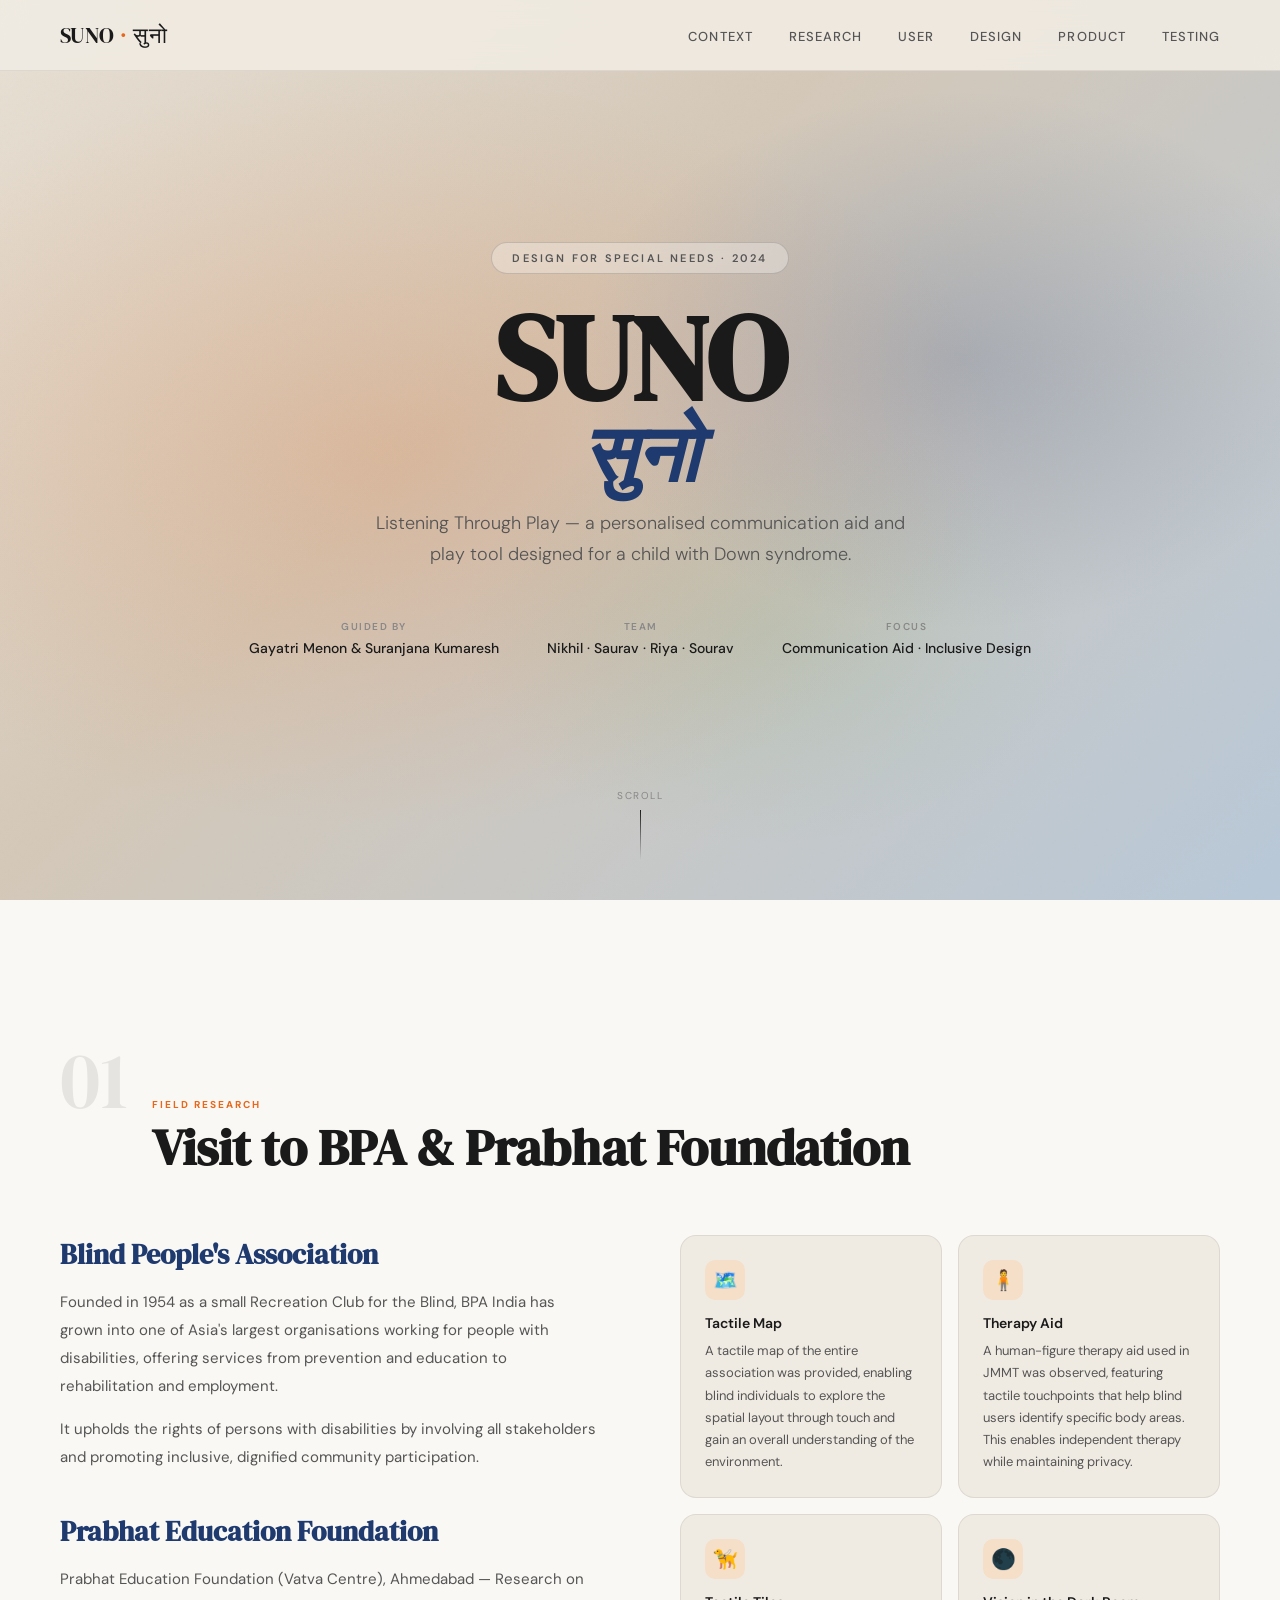
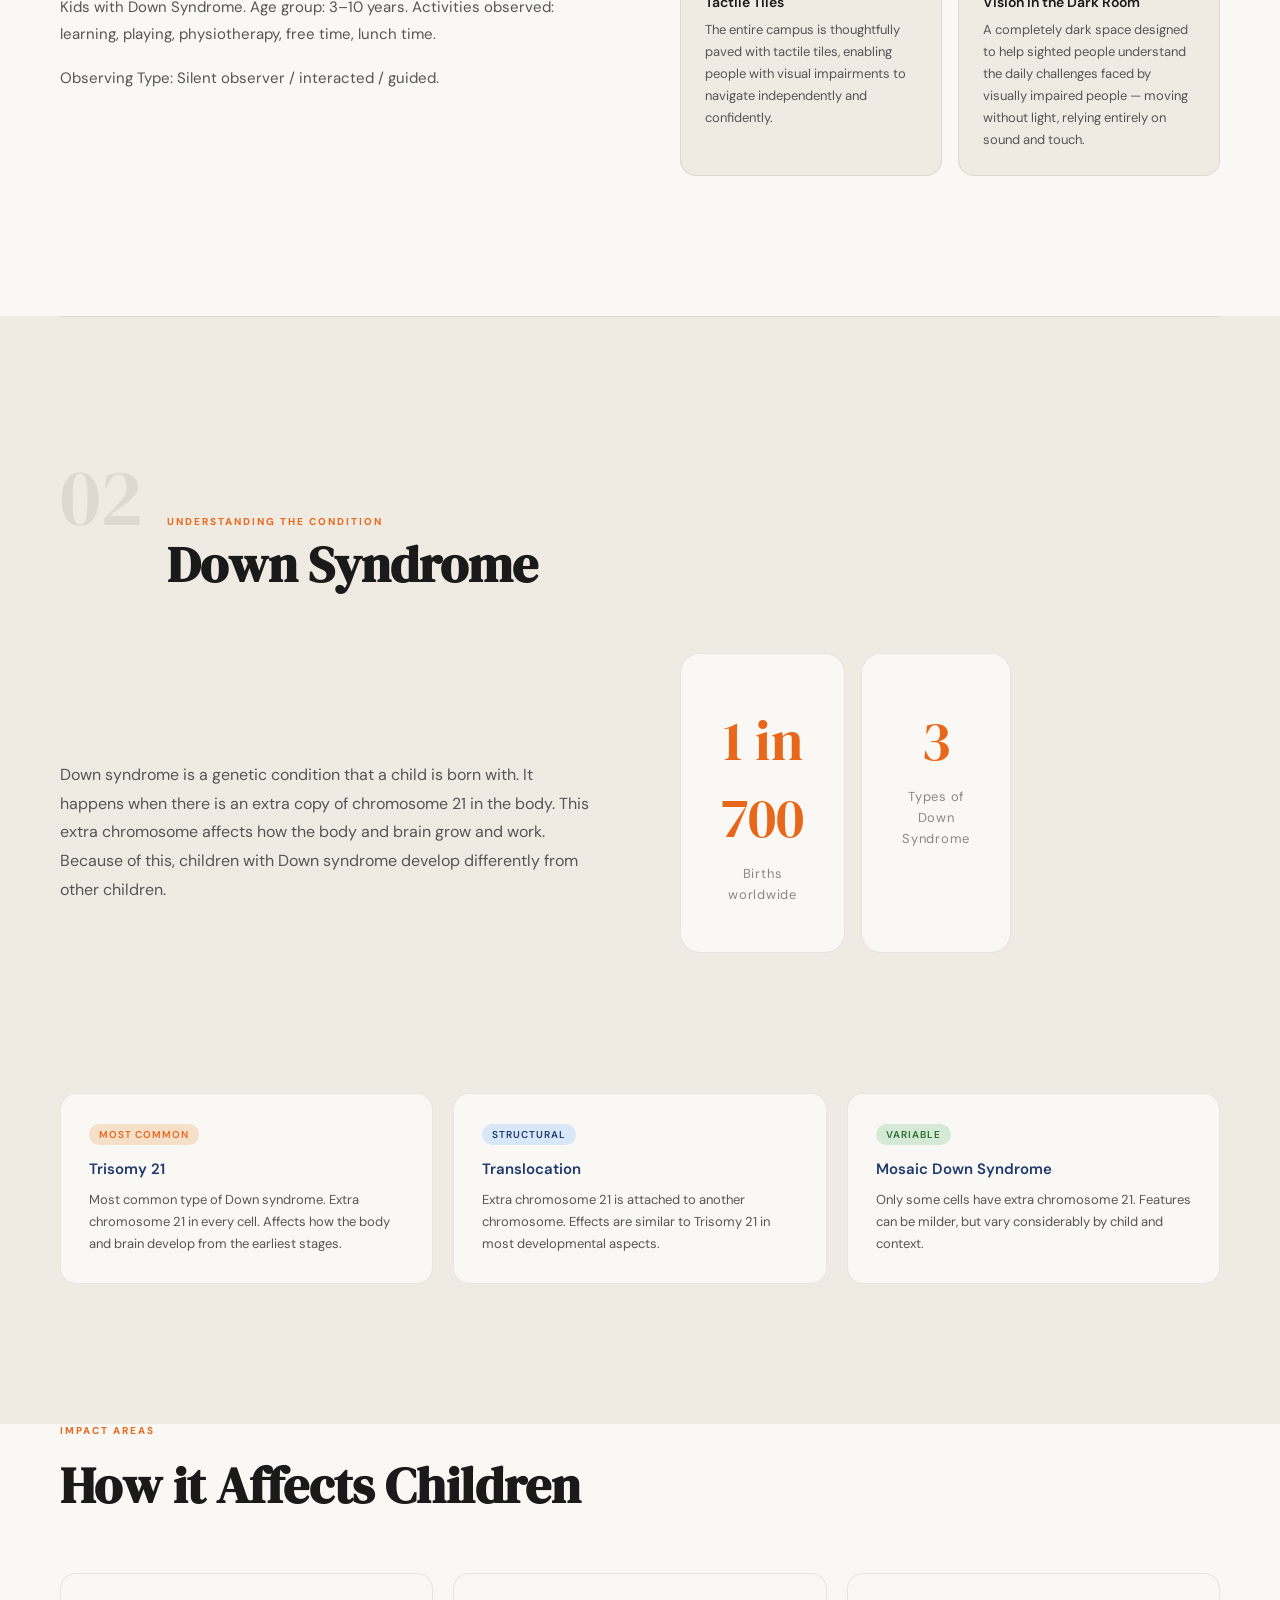
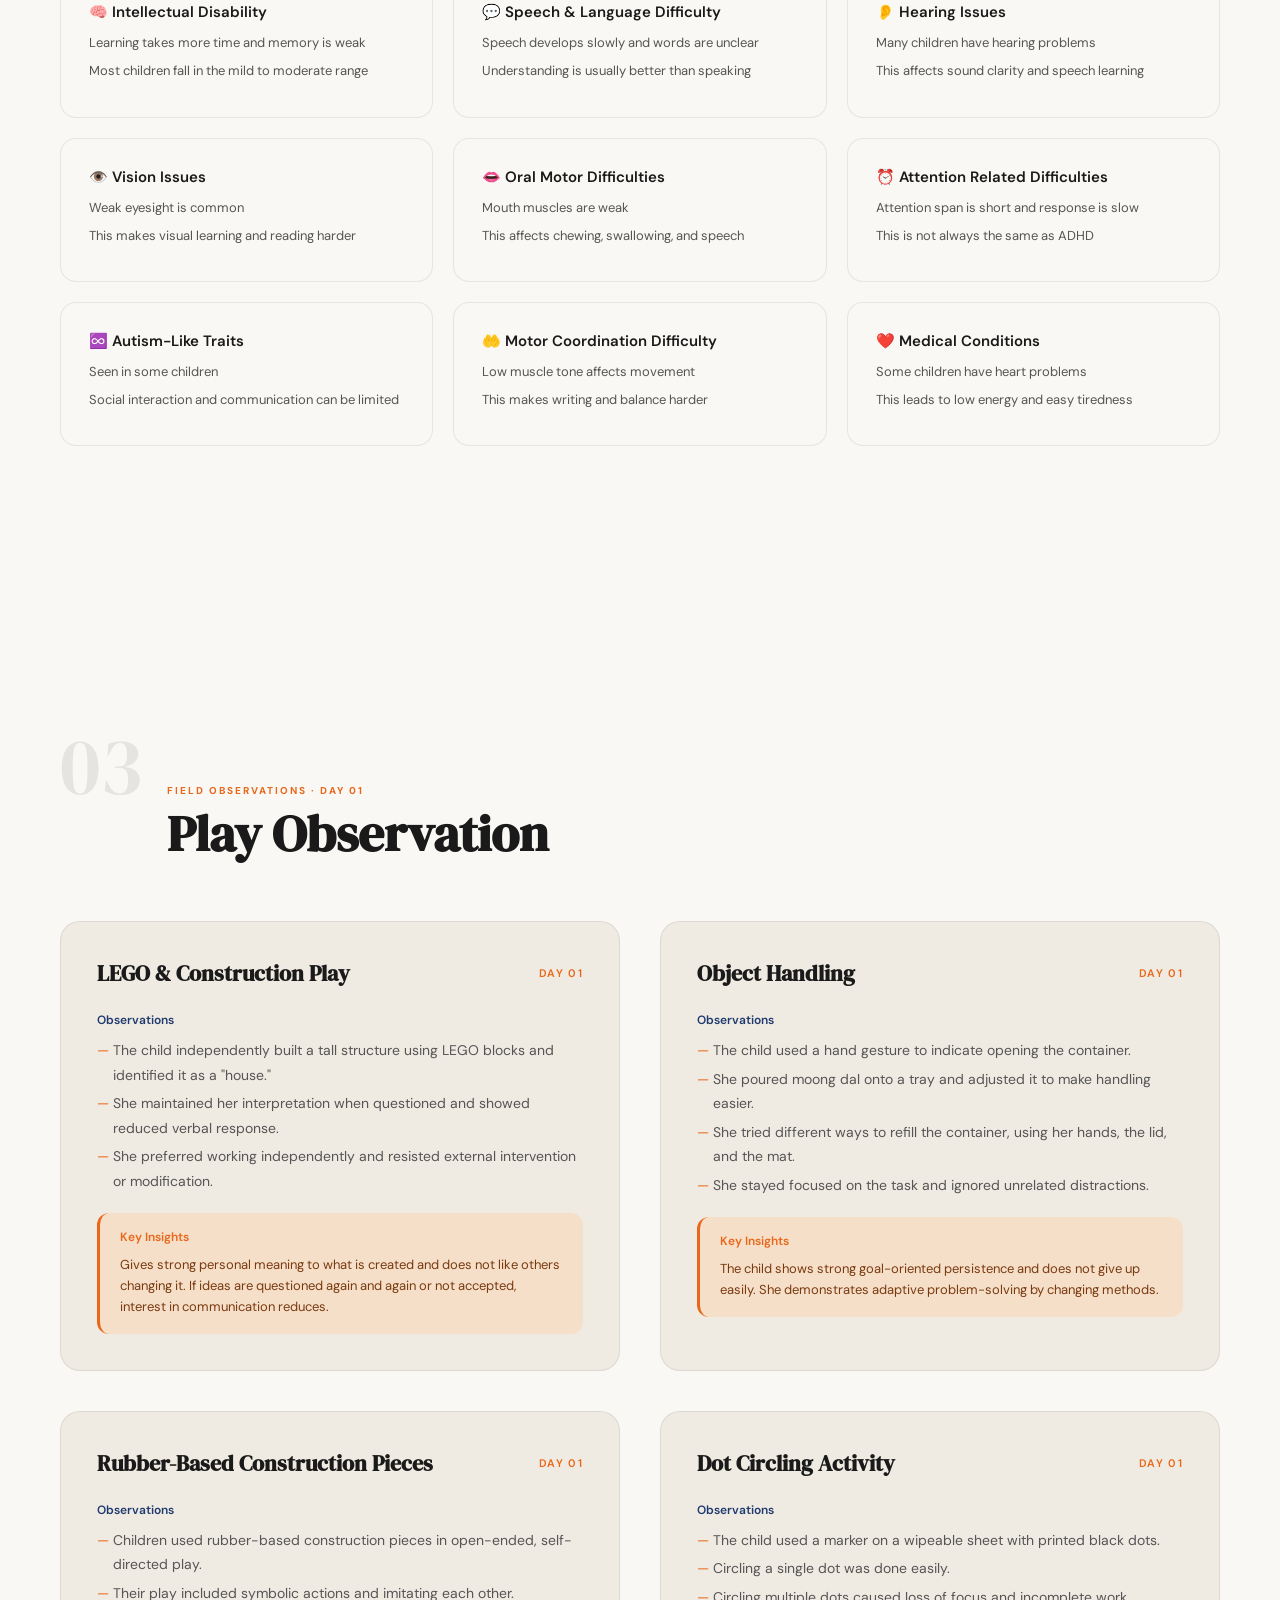
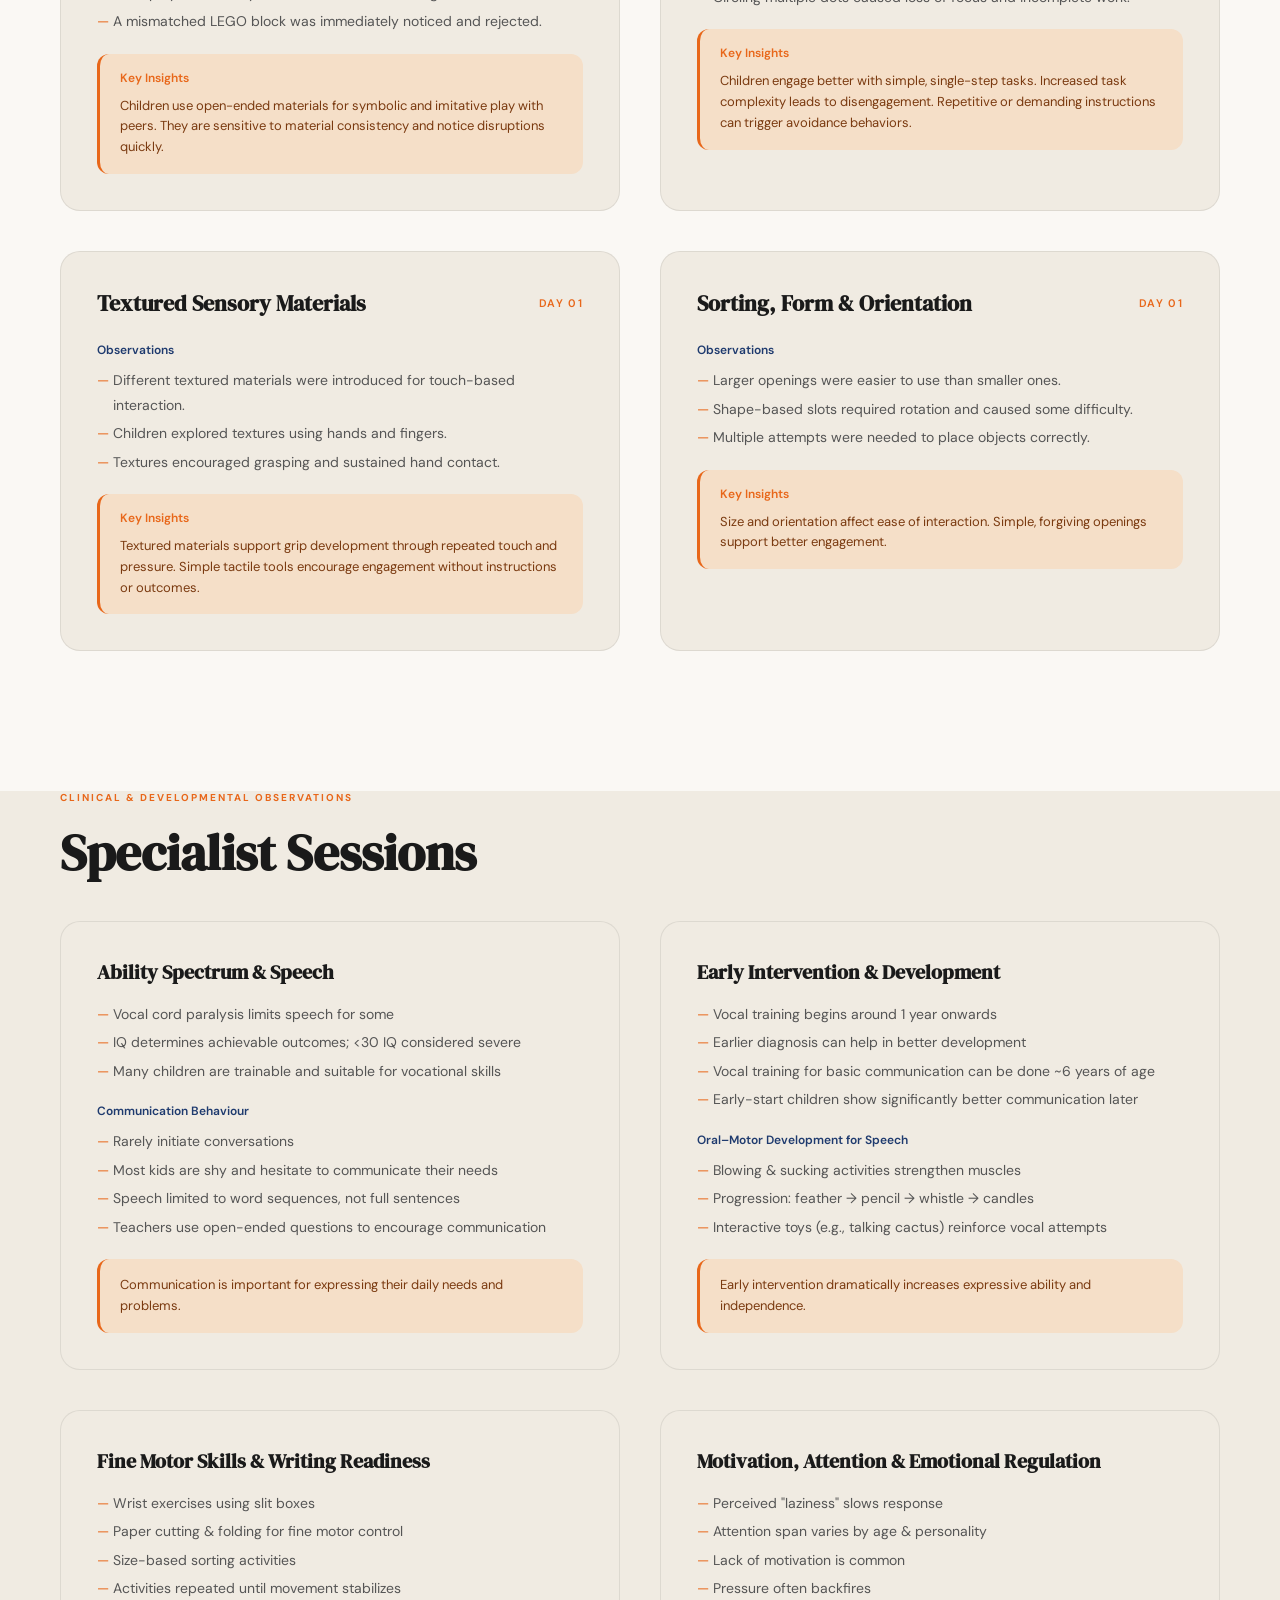
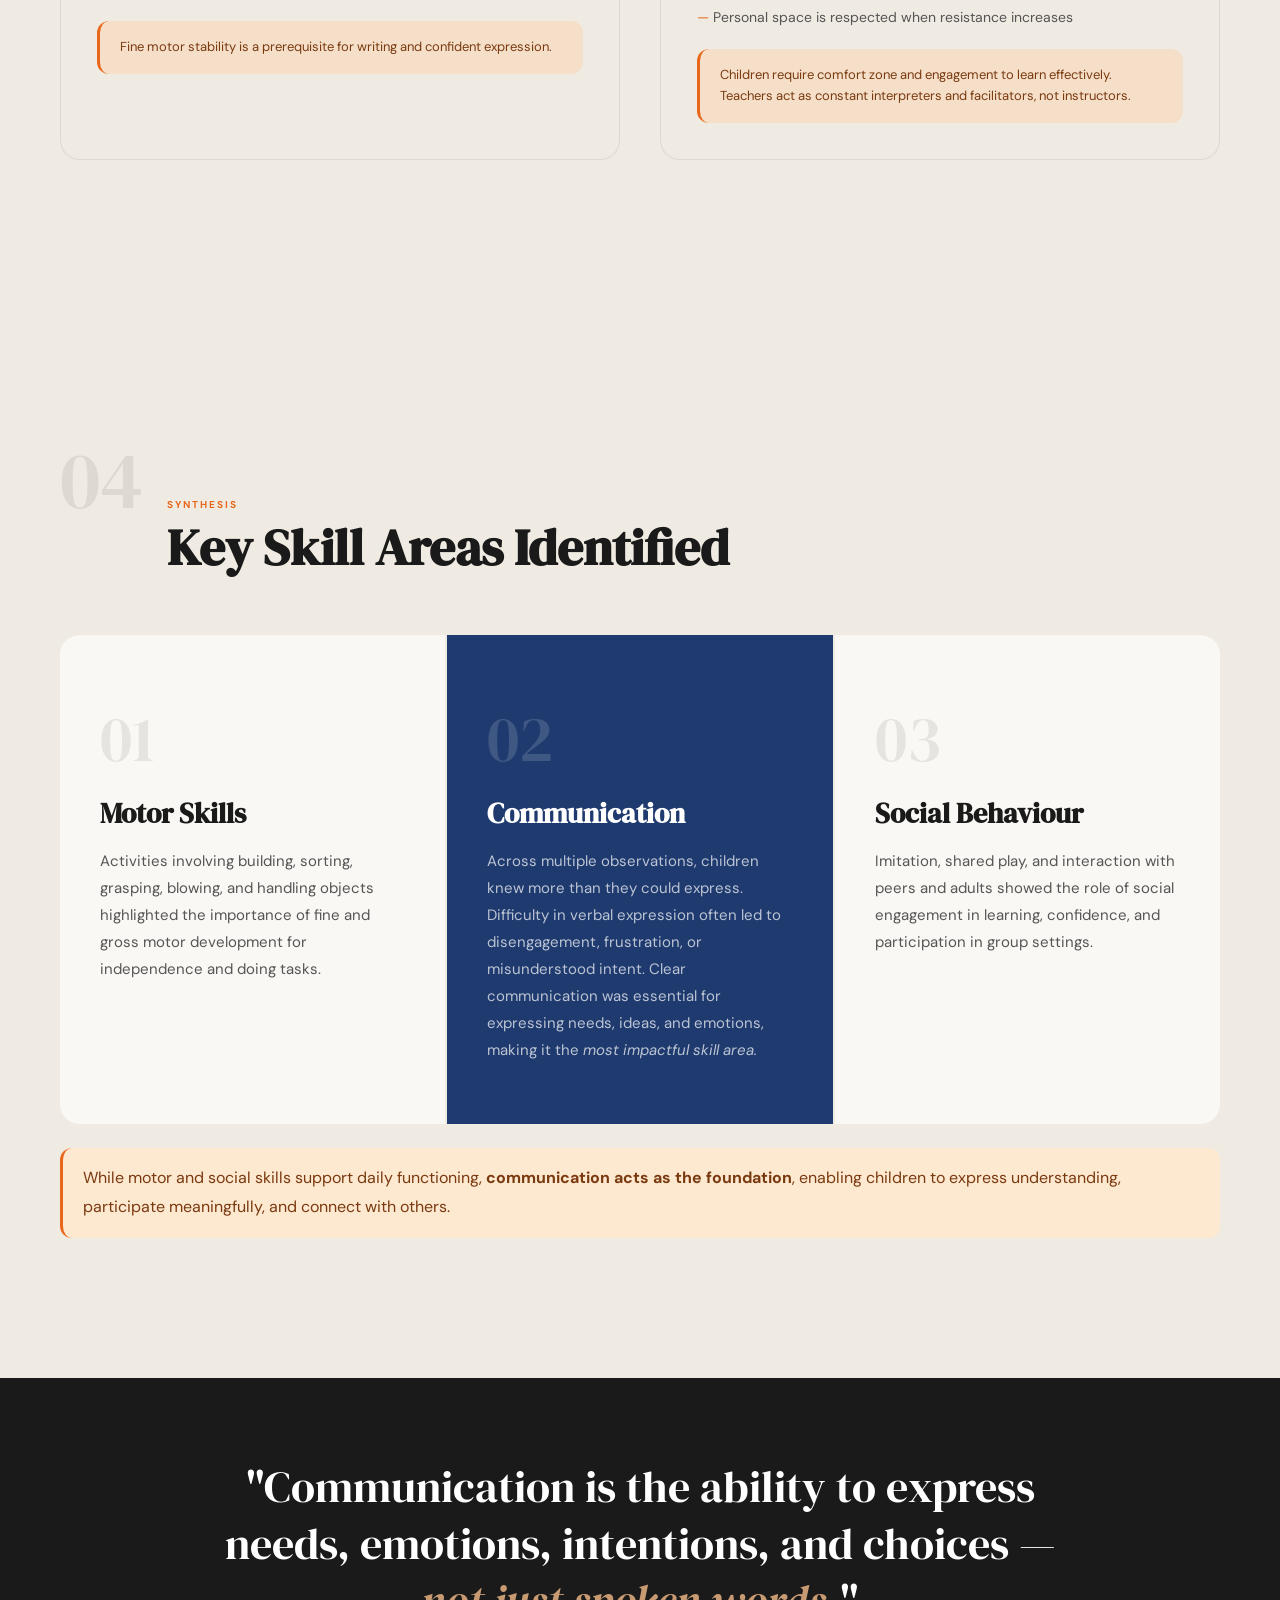
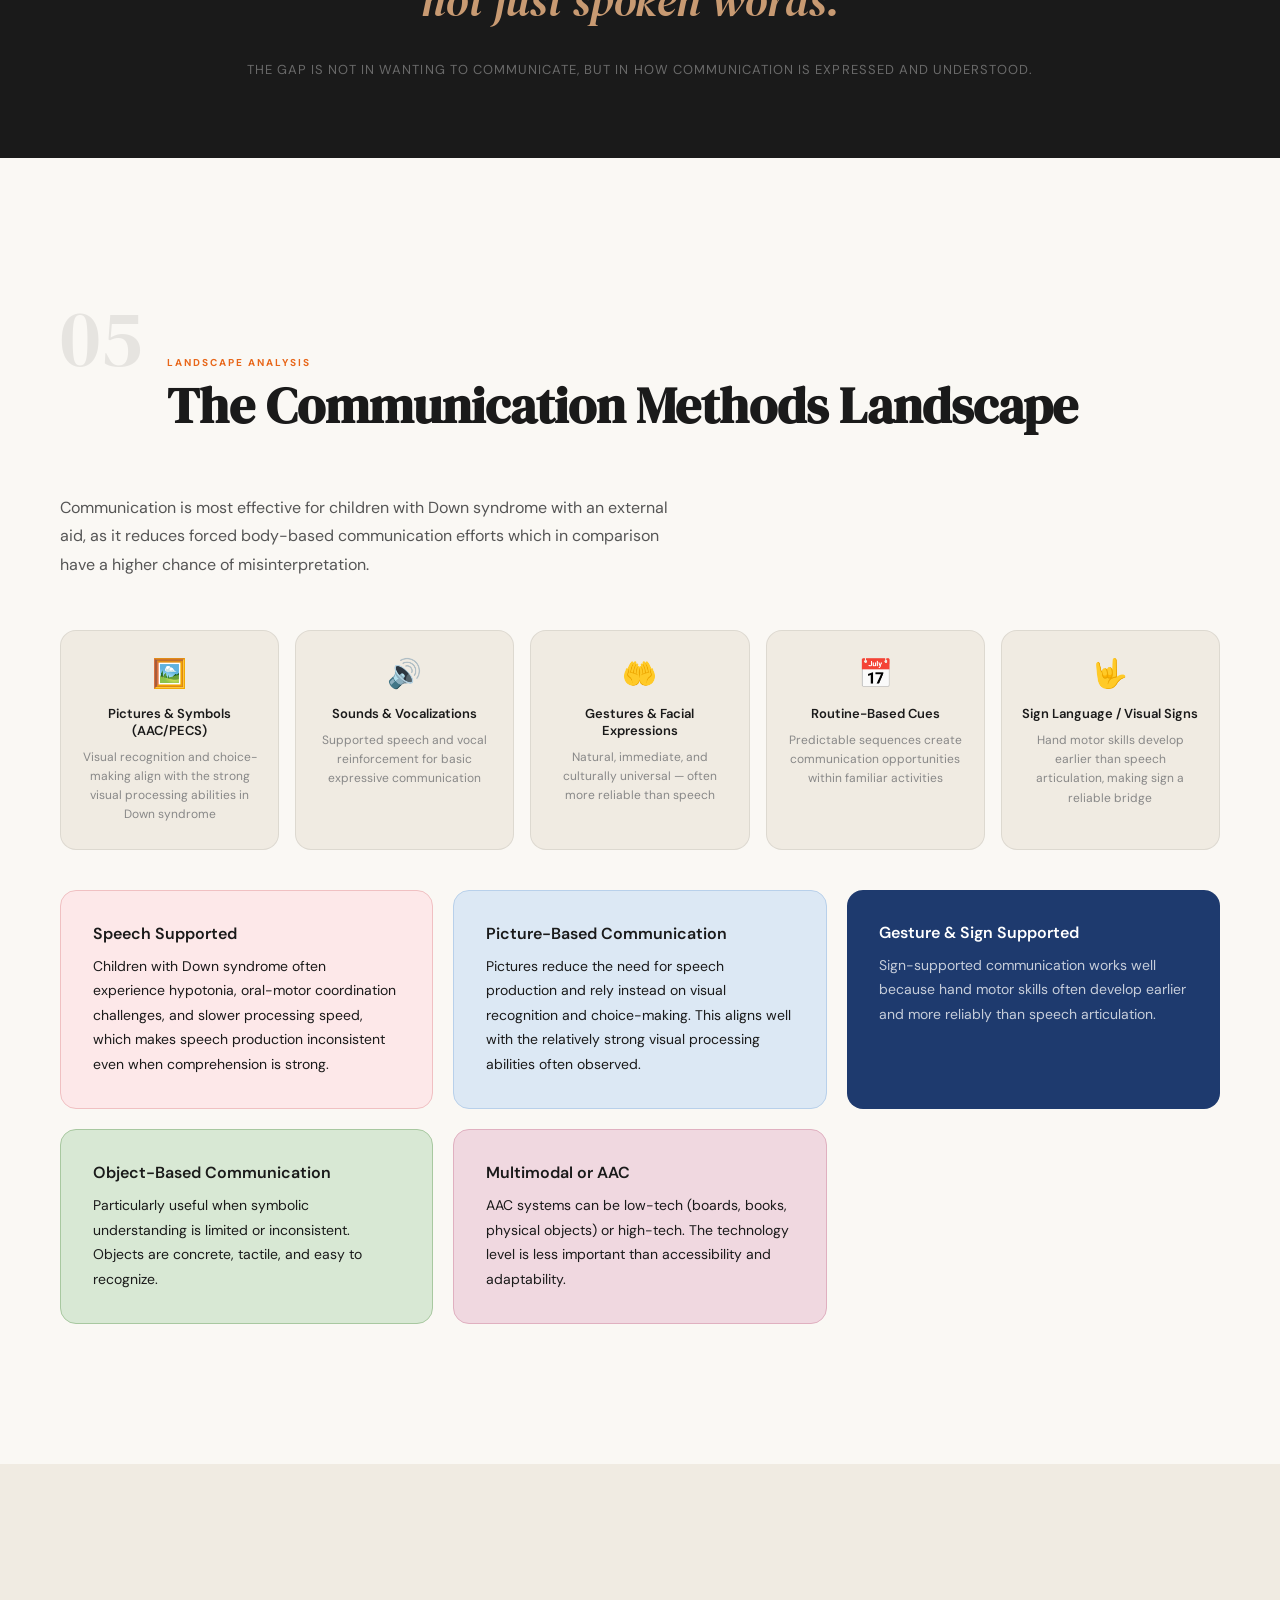
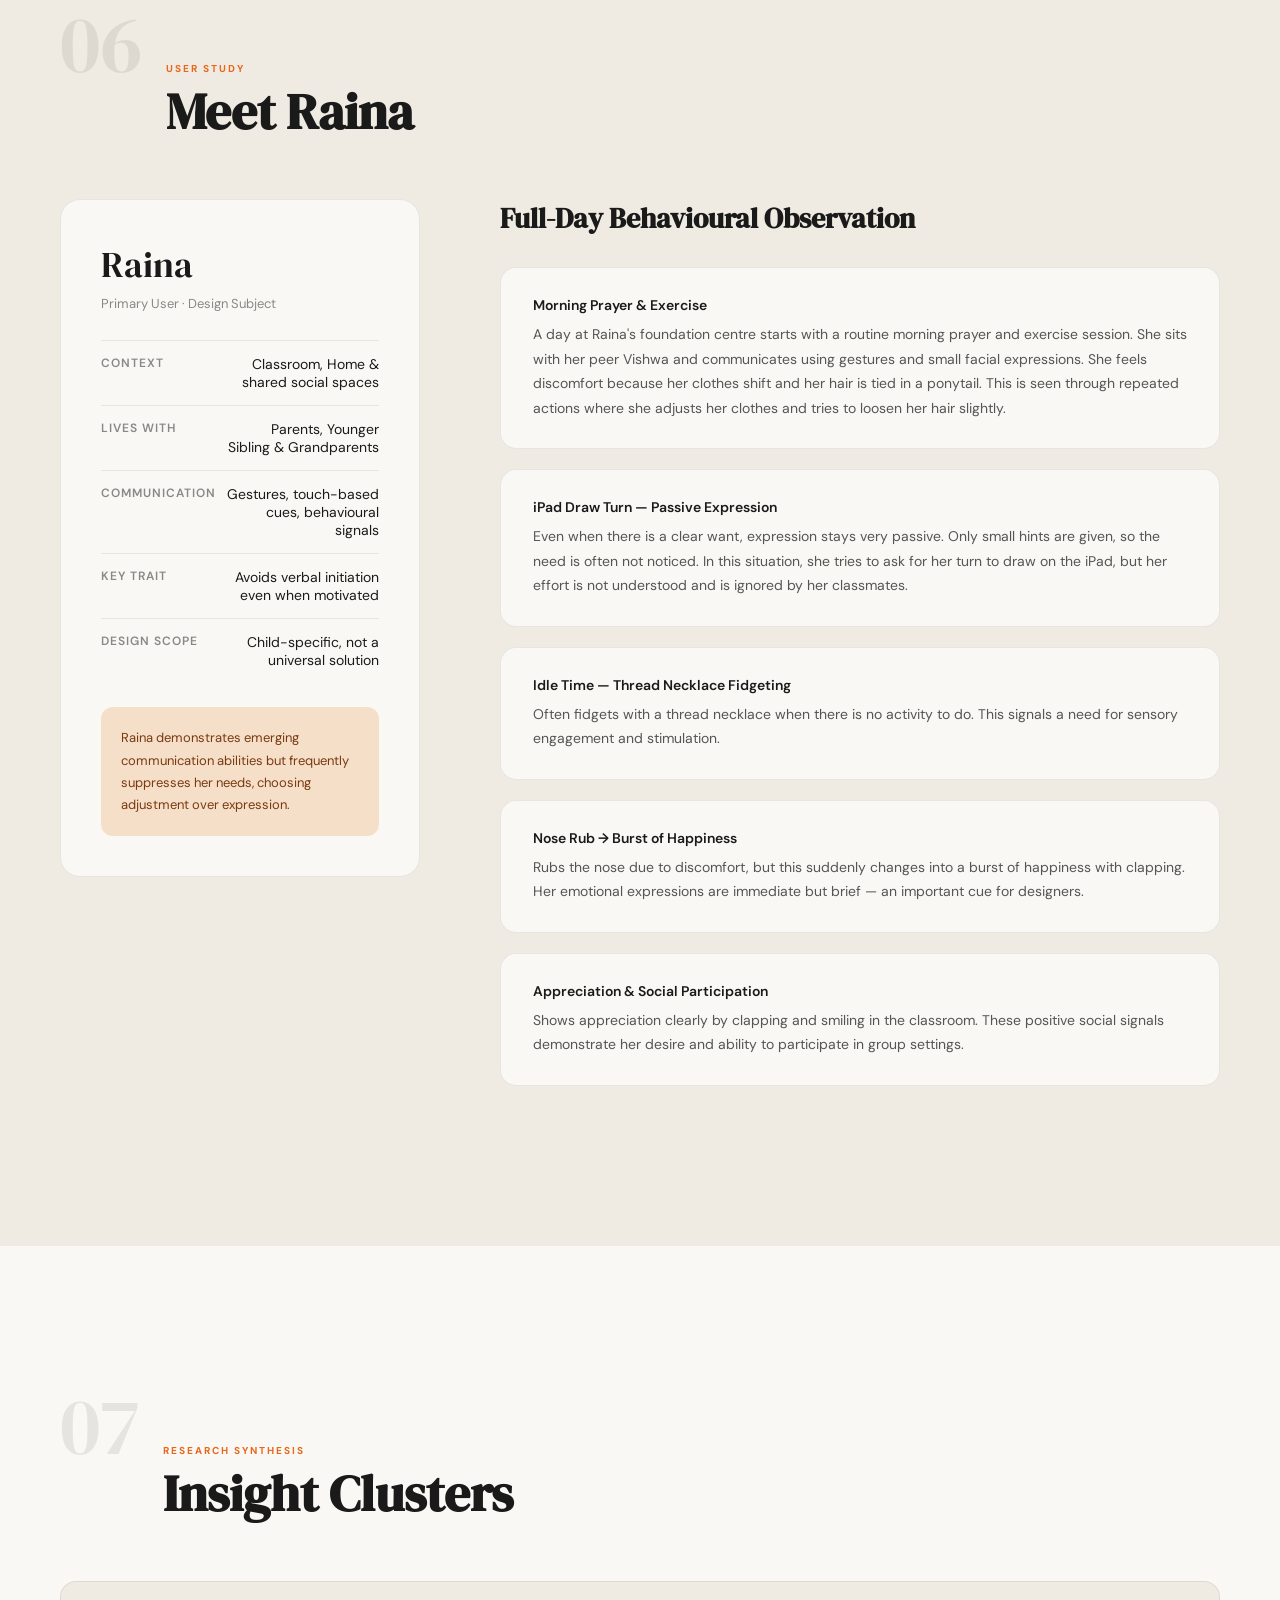
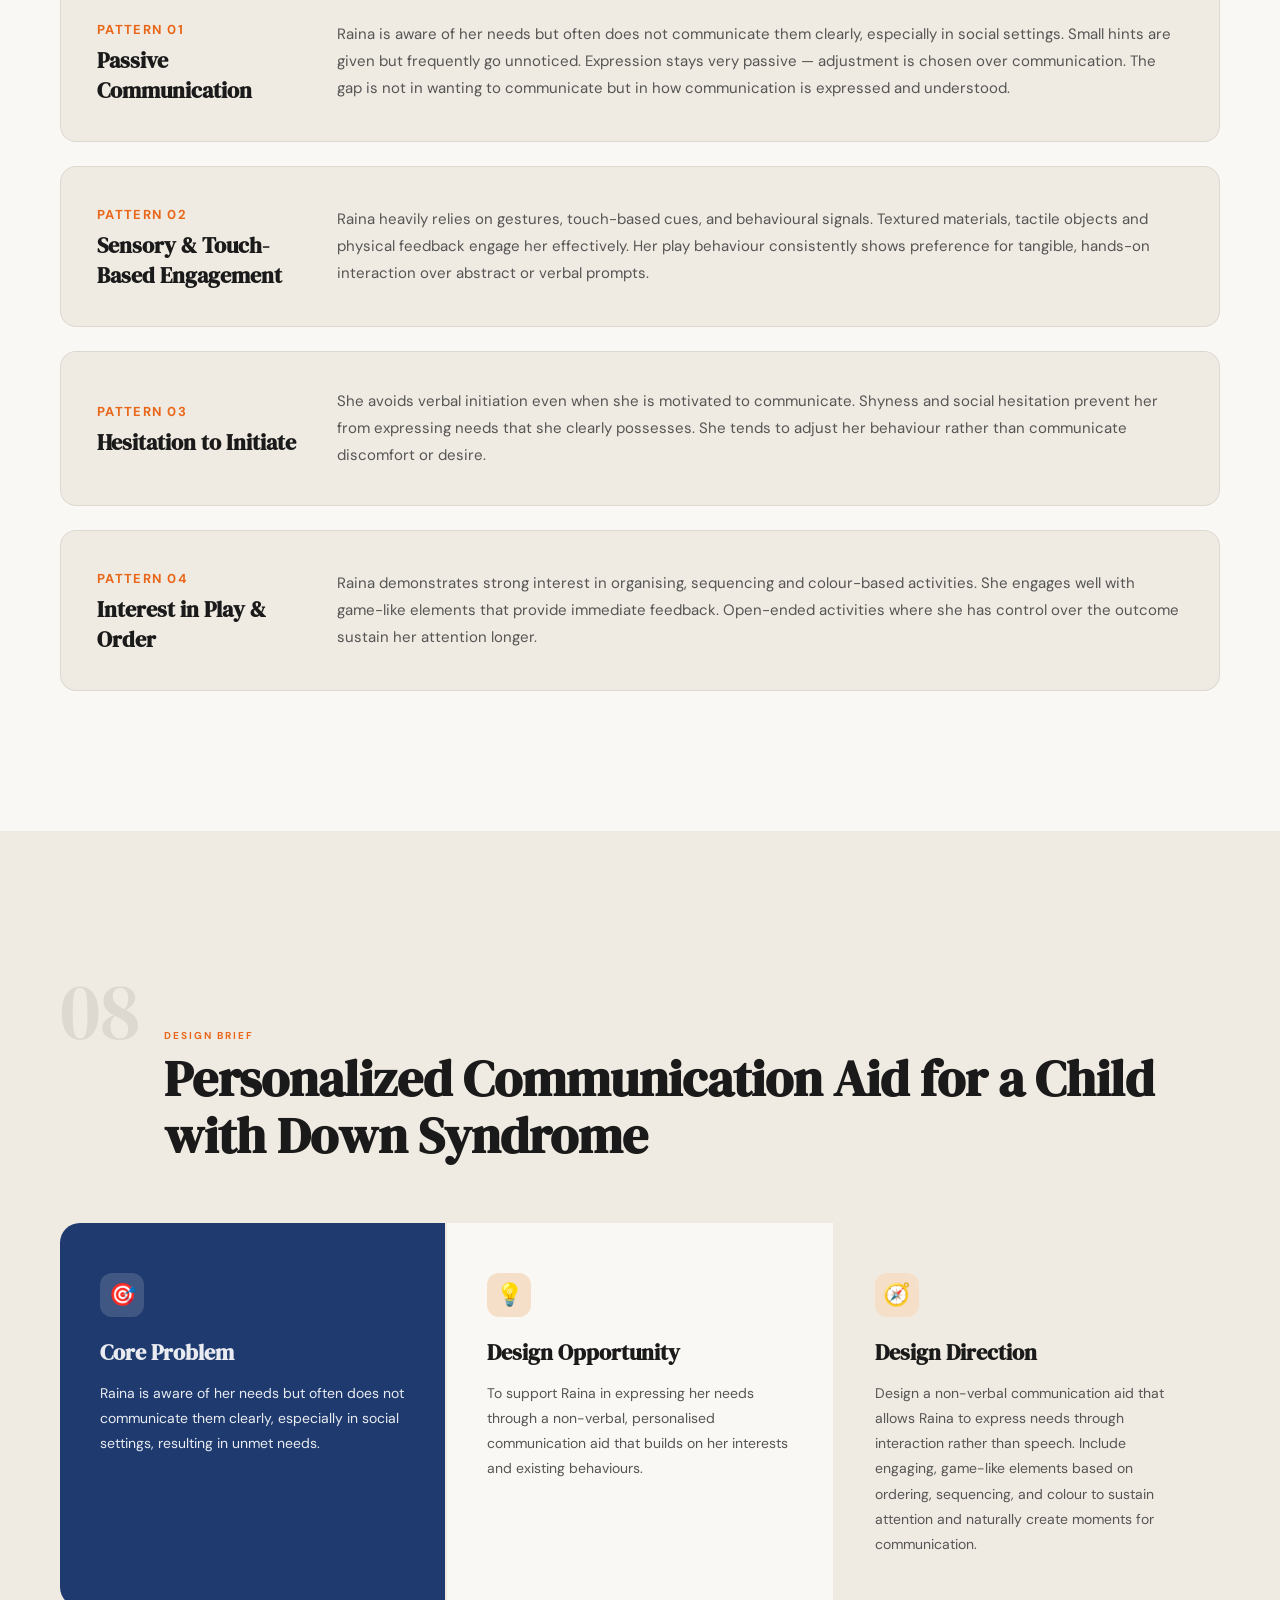
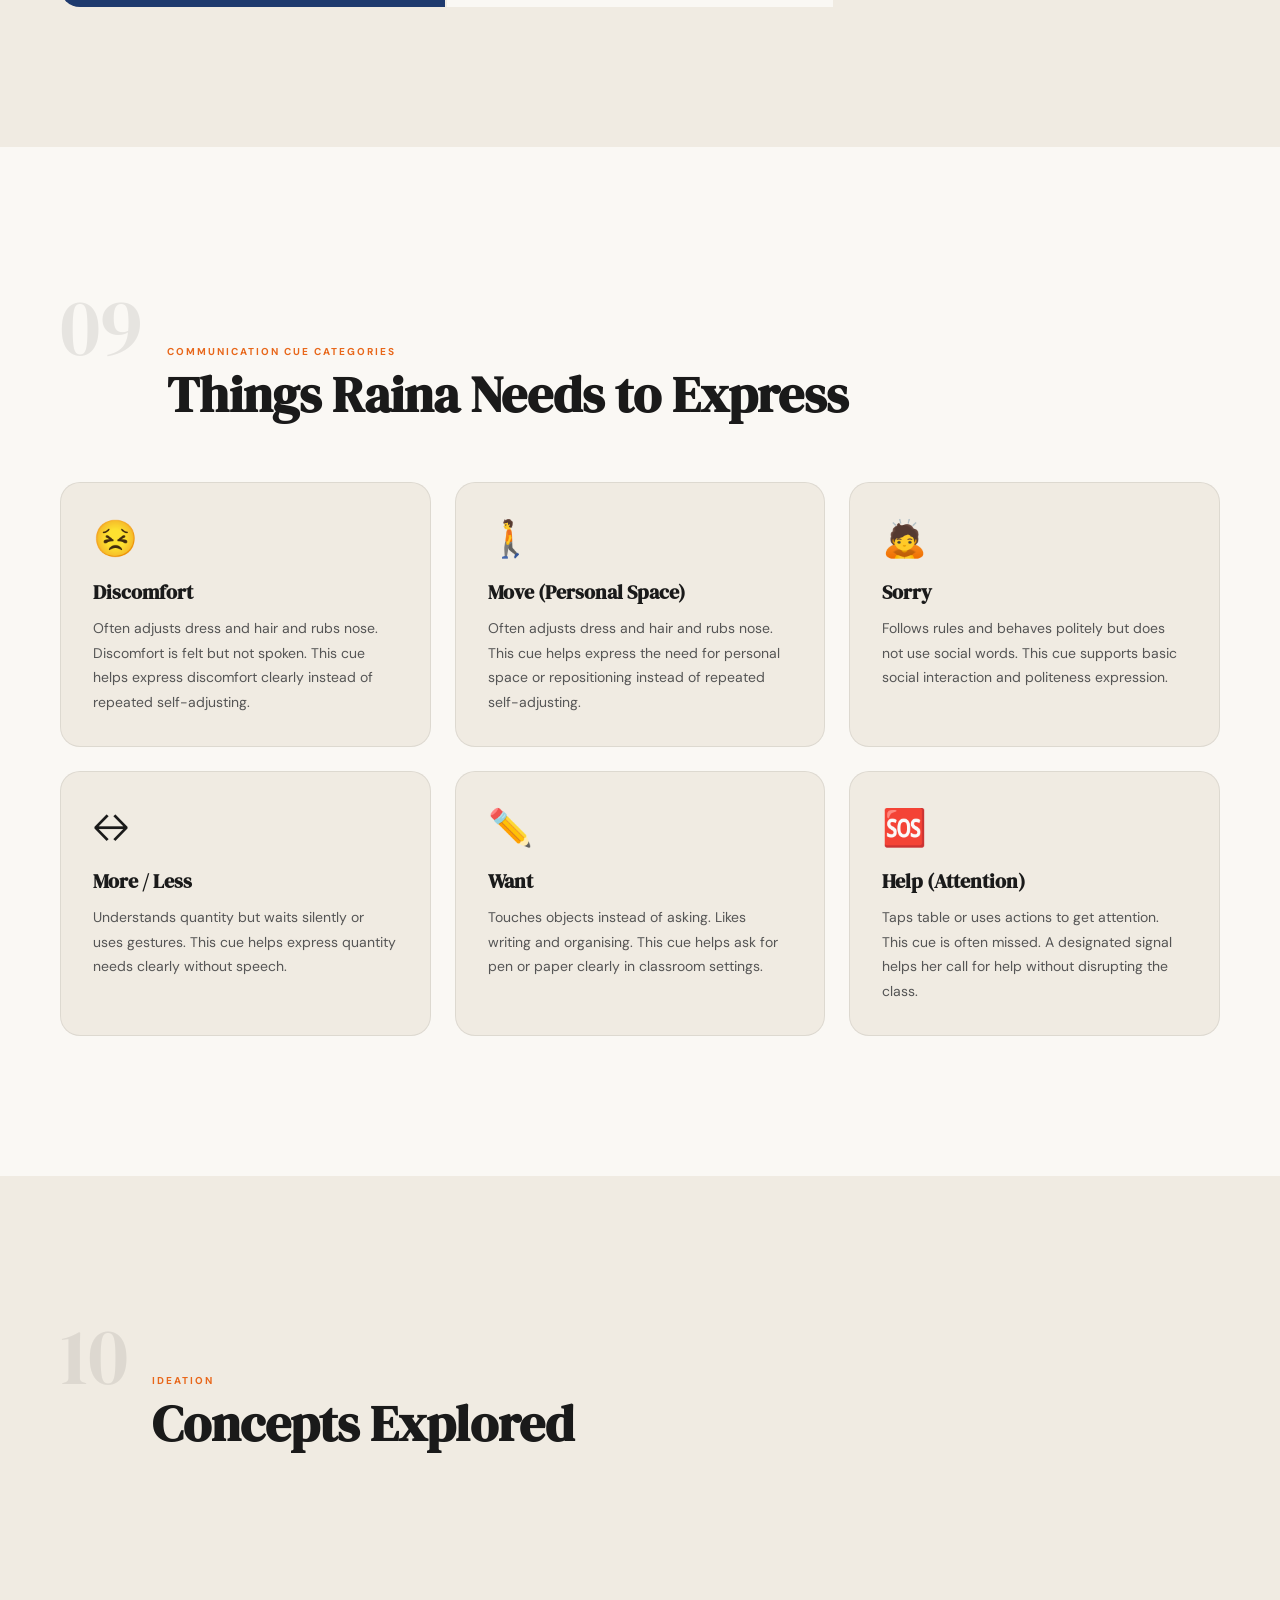
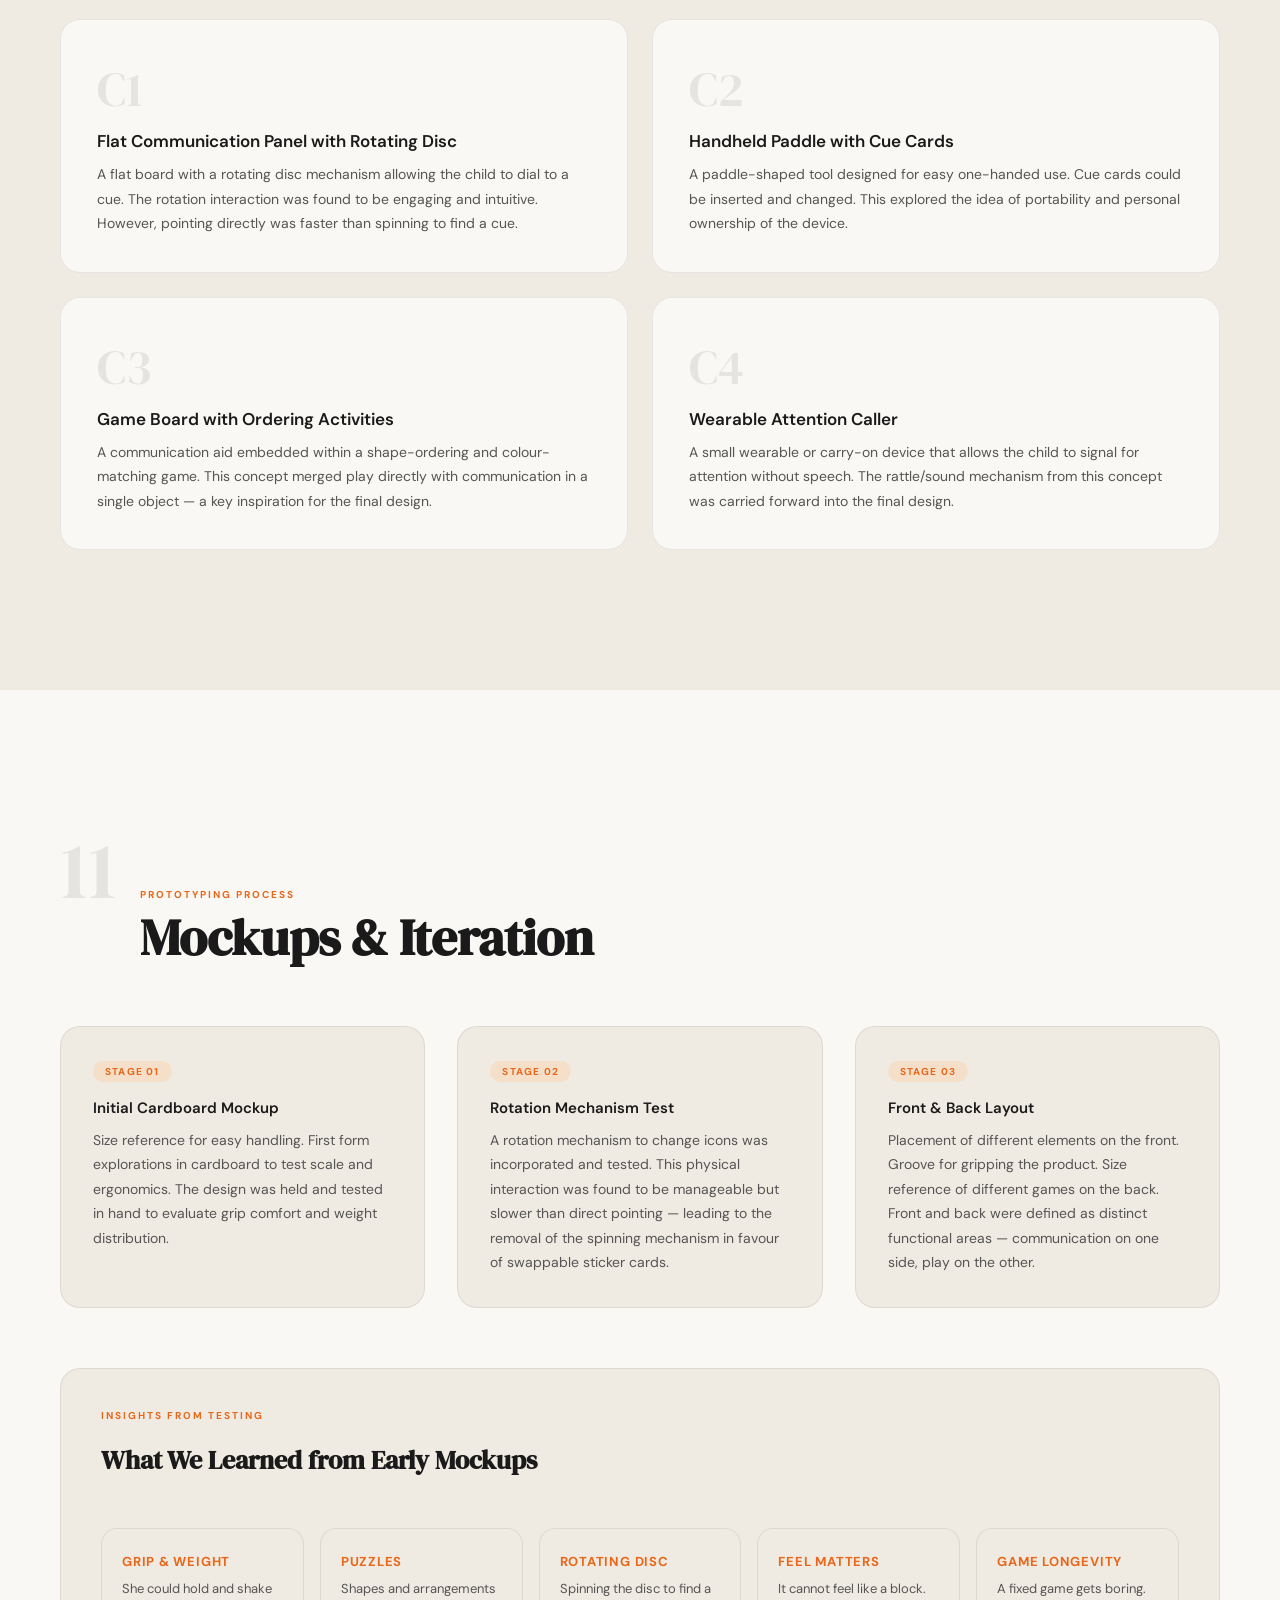
<file: portfoliofiles/src/imports/suno.html>
<!DOCTYPE html>
<html lang="en">
<head>
<meta charset="UTF-8">
<meta name="viewport" content="width=device-width, initial-scale=1.0">
<title>SUNO — Listening Through Play</title>
<link href="https://fonts.googleapis.com/css2?family=DM+Serif+Display:ital@0;1&family=DM+Sans:wght@300;400;500;600&display=swap" rel="stylesheet">
<style>
  :root {
    --cream: #f0ebe2;
    --warm-white: #faf8f4;
    --charcoal: #1a1a1a;
    --mid: #555;
    --light: #888;
    --accent: #e8671a;
    --accent-soft: #f5dfc8;
    --blue: #1e3a6e;
    --blue-mid: #3b6ea8;
    --red-soft: #c0404a;
    --green-suno: #3a8c3f;
    --border: rgba(0,0,0,0.08);
    --section-gap: 140px;
  }

  * { margin: 0; padding: 0; box-sizing: border-box; }

  html { scroll-behavior: smooth; }

  body {
    font-family: 'DM Sans', sans-serif;
    background: var(--cream);
    color: var(--charcoal);
    overflow-x: hidden;
  }

  /* NAV */
  nav {
    position: fixed;
    top: 0; left: 0; right: 0;
    z-index: 100;
    display: flex;
    justify-content: space-between;
    align-items: center;
    padding: 20px 60px;
    background: rgba(240,235,226,0.92);
    backdrop-filter: blur(12px);
    border-bottom: 1px solid var(--border);
    transition: all 0.3s ease;
  }
  nav.scrolled {
    padding: 14px 60px;
    background: rgba(240,235,226,0.98);
  }
  .nav-logo {
    font-family: 'DM Serif Display', serif;
    font-size: 22px;
    color: var(--charcoal);
    letter-spacing: 0.02em;
  }
  .nav-logo span { color: var(--accent); }
  .nav-links {
    display: flex;
    gap: 36px;
    list-style: none;
  }
  .nav-links a {
    font-size: 13px;
    font-weight: 500;
    letter-spacing: 0.08em;
    text-transform: uppercase;
    color: var(--mid);
    text-decoration: none;
    transition: color 0.2s;
  }
  .nav-links a:hover { color: var(--charcoal); }

  /* HERO */
  .hero {
    min-height: 100vh;
    display: flex;
    align-items: center;
    justify-content: center;
    position: relative;
    overflow: hidden;
    background: linear-gradient(135deg, #e8e0d4 0%, #d4c8b8 40%, #b8c8d8 100%);
  }
  .hero-bg-gradient {
    position: absolute;
    inset: 0;
    background: radial-gradient(ellipse 70% 60% at 30% 50%, rgba(232,103,26,0.18) 0%, transparent 70%),
                radial-gradient(ellipse 50% 50% at 75% 40%, rgba(30,58,110,0.2) 0%, transparent 60%),
                radial-gradient(ellipse 40% 40% at 60% 70%, rgba(88,160,80,0.12) 0%, transparent 60%);
    animation: bgShift 12s ease-in-out infinite alternate;
  }
  @keyframes bgShift {
    0% { opacity: 0.7; }
    100% { opacity: 1; }
  }
  .hero-noise {
    position: absolute;
    inset: 0;
    background-image: url("data:image/svg+xml,%3Csvg viewBox='0 0 256 256' xmlns='http://www.w3.org/2000/svg'%3E%3Cfilter id='n'%3E%3CfeTurbulence type='fractalNoise' baseFrequency='0.9' numOctaves='4' stitchTiles='stitch'/%3E%3C/filter%3E%3Crect width='100%25' height='100%25' filter='url(%23n)' opacity='0.04'/%3E%3C/svg%3E");
    opacity: 0.5;
    pointer-events: none;
  }
  .hero-content {
    position: relative;
    z-index: 2;
    text-align: center;
    max-width: 900px;
    padding: 0 40px;
  }
  .hero-eyebrow {
    display: inline-block;
    font-size: 11px;
    font-weight: 600;
    letter-spacing: 0.2em;
    text-transform: uppercase;
    color: var(--mid);
    margin-bottom: 28px;
    padding: 8px 20px;
    border: 1px solid rgba(0,0,0,0.15);
    border-radius: 100px;
    background: rgba(255,255,255,0.3);
    backdrop-filter: blur(8px);
    animation: fadeUp 0.8s ease both;
  }
  .hero-title {
    font-family: 'DM Serif Display', serif;
    font-size: clamp(64px, 10vw, 120px);
    line-height: 0.95;
    color: #1a1a1a;
    margin-bottom: 16px;
    animation: fadeUp 0.9s 0.1s ease both;
  }
  .hero-title .hindi {
    display: block;
    font-size: clamp(48px, 7vw, 80px);
    color: var(--blue);
    font-style: italic;
  }
  .hero-subtitle {
    font-size: 18px;
    font-weight: 300;
    color: var(--mid);
    margin-bottom: 50px;
    max-width: 540px;
    margin-left: auto;
    margin-right: auto;
    line-height: 1.7;
    animation: fadeUp 1s 0.2s ease both;
  }
  .hero-meta {
    display: flex;
    justify-content: center;
    gap: 48px;
    animation: fadeUp 1.1s 0.3s ease both;
  }
  .hero-meta-item { text-align: center; }
  .hero-meta-label {
    font-size: 10px;
    font-weight: 600;
    letter-spacing: 0.15em;
    text-transform: uppercase;
    color: var(--light);
    display: block;
    margin-bottom: 4px;
  }
  .hero-meta-value {
    font-size: 14px;
    font-weight: 500;
    color: var(--charcoal);
  }
  .hero-scroll {
    position: absolute;
    bottom: 40px;
    left: 50%;
    transform: translateX(-50%);
    display: flex;
    flex-direction: column;
    align-items: center;
    gap: 8px;
    animation: fadeIn 1.5s 0.8s ease both;
  }
  .hero-scroll span {
    font-size: 10px;
    letter-spacing: 0.15em;
    text-transform: uppercase;
    color: var(--light);
  }
  .scroll-line {
    width: 1px;
    height: 50px;
    background: linear-gradient(to bottom, var(--charcoal), transparent);
    animation: scrollAnim 1.8s ease-in-out infinite;
  }
  @keyframes scrollAnim {
    0%, 100% { transform: scaleY(1); opacity: 1; }
    50% { transform: scaleY(0.5); opacity: 0.4; }
  }

  @keyframes fadeUp {
    from { opacity: 0; transform: translateY(24px); }
    to { opacity: 1; transform: translateY(0); }
  }
  @keyframes fadeIn {
    from { opacity: 0; }
    to { opacity: 1; }
  }

  /* SECTIONS */
  section { padding: var(--section-gap) 60px; }

  .section-label {
    font-size: 10px;
    font-weight: 700;
    letter-spacing: 0.2em;
    text-transform: uppercase;
    color: var(--accent);
    margin-bottom: 20px;
    display: block;
  }
  .section-title {
    font-family: 'DM Serif Display', serif;
    font-size: clamp(36px, 4vw, 54px);
    line-height: 1.1;
    color: var(--charcoal);
    margin-bottom: 24px;
  }
  .section-body {
    font-size: 16px;
    line-height: 1.8;
    color: var(--mid);
    max-width: 620px;
  }
  .section-body p + p { margin-top: 16px; }
  .max-container { max-width: 1280px; margin: 0 auto; }

  /* DIVIDER */
  .divider {
    width: 100%;
    height: 1px;
    background: var(--border);
    margin: 0 60px;
    width: calc(100% - 120px);
  }

  /* VISIT SECTION */
  .visit-section { background: var(--warm-white); }
  .visit-grid {
    display: grid;
    grid-template-columns: 1fr 1fr;
    gap: 80px;
    align-items: start;
    margin-top: 60px;
  }
  .visit-text h3 {
    font-family: 'DM Serif Display', serif;
    font-size: 28px;
    margin-bottom: 16px;
    color: var(--blue);
  }
  .visit-text p {
    font-size: 15px;
    line-height: 1.85;
    color: var(--mid);
    margin-bottom: 16px;
  }
  .visit-cards {
    display: grid;
    grid-template-columns: 1fr 1fr;
    gap: 16px;
  }
  .visit-card {
    background: var(--cream);
    border-radius: 16px;
    padding: 24px;
    border: 1px solid var(--border);
    transition: transform 0.3s ease, box-shadow 0.3s ease;
  }
  .visit-card:hover { transform: translateY(-4px); box-shadow: 0 12px 40px rgba(0,0,0,0.08); }
  .visit-card-icon {
    width: 40px;
    height: 40px;
    background: var(--accent-soft);
    border-radius: 10px;
    display: flex;
    align-items: center;
    justify-content: center;
    font-size: 20px;
    margin-bottom: 14px;
  }
  .visit-card h4 { font-size: 14px; font-weight: 600; color: var(--charcoal); margin-bottom: 8px; }
  .visit-card p { font-size: 13px; line-height: 1.7; color: var(--mid); }

  /* BLIND ROOM */
  .blind-room {
    background: var(--charcoal);
    color: white;
  }
  .blind-room .section-label { color: #c89a72; }
  .blind-room .section-title { color: white; }
  .blind-room .section-body { color: rgba(255,255,255,0.65); max-width: 800px; }
  .blind-room .section-body p + p { margin-top: 16px; }
  .experience-items {
    display: flex;
    gap: 24px;
    margin-top: 48px;
    flex-wrap: wrap;
  }
  .experience-item {
    flex: 1;
    min-width: 180px;
    background: rgba(255,255,255,0.06);
    border: 1px solid rgba(255,255,255,0.1);
    border-radius: 14px;
    padding: 24px;
  }
  .experience-item .num {
    font-family: 'DM Serif Display', serif;
    font-size: 36px;
    color: rgba(255,255,255,0.2);
    margin-bottom: 10px;
  }
  .experience-item p { font-size: 14px; color: rgba(255,255,255,0.6); line-height: 1.7; }

  /* DOWN SYNDROME */
  .down-syndrome-section { background: var(--cream); }
  .ds-intro-grid {
    display: grid;
    grid-template-columns: 1fr 1fr;
    gap: 80px;
    align-items: center;
    margin-top: 60px;
    margin-bottom: 80px;
  }
  .ds-types {
    display: grid;
    grid-template-columns: repeat(3, 1fr);
    gap: 20px;
    margin-top: 60px;
  }
  .ds-type-card {
    background: var(--warm-white);
    border-radius: 16px;
    padding: 28px;
    border: 1px solid var(--border);
  }
  .ds-type-card h4 { font-size: 15px; font-weight: 600; color: var(--blue); margin-bottom: 10px; }
  .ds-type-card p { font-size: 13px; line-height: 1.7; color: var(--mid); }
  .ds-type-card .tag {
    display: inline-block;
    font-size: 10px;
    font-weight: 600;
    letter-spacing: 0.1em;
    text-transform: uppercase;
    padding: 4px 10px;
    border-radius: 100px;
    margin-bottom: 14px;
  }
  .tag-orange { background: var(--accent-soft); color: var(--accent); }
  .tag-blue { background: #d8e8f8; color: var(--blue); }
  .tag-green { background: #d4ead6; color: #2d6b30; }

  /* AFFECTS GRID */
  .affects-grid {
    display: grid;
    grid-template-columns: repeat(3, 1fr);
    gap: 20px;
    margin-top: 60px;
  }
  .affect-card {
    background: var(--warm-white);
    border-radius: 16px;
    padding: 28px;
    border: 1px solid var(--border);
    transition: all 0.3s ease;
    position: relative;
    overflow: hidden;
  }
  .affect-card::before {
    content: '';
    position: absolute;
    top: 0; left: 0;
    width: 3px; height: 0;
    background: var(--accent);
    transition: height 0.4s ease;
  }
  .affect-card:hover::before { height: 100%; }
  .affect-card:hover { transform: translateY(-4px); box-shadow: 0 12px 40px rgba(0,0,0,0.07); }
  .affect-card h4 { font-size: 15px; font-weight: 600; color: var(--charcoal); margin-bottom: 10px; }
  .affect-card p { font-size: 13px; line-height: 1.7; color: var(--mid); margin-bottom: 6px; }

  /* OBSERVATIONS */
  .observations-section { background: var(--warm-white); }
  .obs-grid {
    display: grid;
    grid-template-columns: 1fr 1fr;
    gap: 40px;
    margin-top: 60px;
  }
  .obs-card {
    background: var(--cream);
    border-radius: 20px;
    padding: 36px;
    border: 1px solid var(--border);
  }
  .obs-card-header {
    display: flex;
    justify-content: space-between;
    align-items: center;
    margin-bottom: 24px;
  }
  .obs-card h3 { font-family: 'DM Serif Display', serif; font-size: 22px; color: var(--charcoal); }
  .obs-day { font-size: 11px; font-weight: 600; letter-spacing: 0.12em; text-transform: uppercase; color: var(--accent); }
  .obs-label { font-size: 12px; font-weight: 600; color: var(--blue); margin-bottom: 10px; margin-top: 20px; }
  .obs-card p { font-size: 14px; line-height: 1.75; color: var(--mid); }
  .obs-card ul { list-style: none; padding: 0; }
  .obs-card ul li {
    font-size: 14px;
    line-height: 1.75;
    color: var(--mid);
    padding-left: 16px;
    position: relative;
    margin-bottom: 4px;
  }
  .obs-card ul li::before {
    content: '—';
    position: absolute;
    left: 0;
    color: var(--accent);
  }
  .insight-box {
    background: var(--accent-soft);
    border-radius: 12px;
    padding: 16px 20px;
    margin-top: 20px;
    border-left: 3px solid var(--accent);
  }
  .insight-box p { font-size: 13px; color: #7a3a10; line-height: 1.6; }

  /* SKILLS */
  .skills-section { background: var(--cream); }
  .skills-trio {
    display: grid;
    grid-template-columns: 1fr 1fr 1fr;
    gap: 2px;
    margin-top: 60px;
    border-radius: 20px;
    overflow: hidden;
  }
  .skill-block {
    padding: 60px 40px;
    background: var(--warm-white);
  }
  .skill-block:nth-child(2) { background: var(--blue); }
  .skill-block:nth-child(2) h3 { color: white; }
  .skill-block:nth-child(2) p { color: rgba(255,255,255,0.7); }
  .skill-block h3 { font-family: 'DM Serif Display', serif; font-size: 28px; color: var(--charcoal); margin-bottom: 16px; }
  .skill-block p { font-size: 15px; line-height: 1.8; color: var(--mid); }
  .skill-number { font-family: 'DM Serif Display', serif; font-size: 64px; color: var(--border); margin-bottom: 12px; }

  /* COMMUNICATION METHODS */
  .comm-section { background: var(--warm-white); }
  .comm-methods-grid {
    display: grid;
    grid-template-columns: repeat(5, 1fr);
    gap: 16px;
    margin-top: 60px;
  }
  .comm-method {
    background: var(--cream);
    border-radius: 16px;
    padding: 24px 20px;
    border: 1px solid var(--border);
    text-align: center;
    transition: all 0.3s ease;
  }
  .comm-method:hover { transform: translateY(-6px); box-shadow: 0 16px 40px rgba(0,0,0,0.09); }
  .comm-method-icon { font-size: 28px; margin-bottom: 14px; }
  .comm-method h4 { font-size: 13px; font-weight: 600; color: var(--charcoal); margin-bottom: 8px; line-height: 1.3; }
  .comm-method p { font-size: 12px; line-height: 1.6; color: var(--light); }

  .comm-landscape {
    display: grid;
    grid-template-columns: 1fr 1fr;
    gap: 40px;
    margin-top: 60px;
  }
  .comm-type-card {
    border-radius: 16px;
    padding: 32px;
    border: 1px solid var(--border);
  }
  .comm-type-card.red-card { background: #fde8e9; border-color: #f0c0c2; }
  .comm-type-card.blue-card { background: #dce8f4; border-color: #b8d0ea; }
  .comm-type-card.blue2-card { background: var(--blue); }
  .comm-type-card.pink-card { background: #f0d8e0; border-color: #e0b8c8; }
  .comm-type-card.teal-card { background: #d0e8e0; border-color: #a8d0c0; }
  .comm-type-card h4 { font-size: 16px; font-weight: 600; margin-bottom: 10px; }
  .comm-type-card p { font-size: 14px; line-height: 1.75; }
  .comm-type-card.blue2-card h4, .comm-type-card.blue2-card p { color: rgba(255,255,255,0.9); }

  /* QUOTE BLOCK */
  .quote-section { background: var(--charcoal); padding: 80px 60px; }
  .quote-text {
    font-family: 'DM Serif Display', serif;
    font-size: clamp(28px, 3.5vw, 44px);
    color: white;
    line-height: 1.3;
    max-width: 900px;
    margin: 0 auto;
    text-align: center;
  }
  .quote-text span { color: #c89a72; font-style: italic; }

  /* RAINA */
  .raina-section { background: var(--cream); }
  .raina-profile {
    display: grid;
    grid-template-columns: 1fr 2fr;
    gap: 80px;
    align-items: start;
    margin-top: 60px;
  }
  .profile-card {
    background: var(--warm-white);
    border-radius: 20px;
    padding: 40px;
    border: 1px solid var(--border);
    position: sticky;
    top: 100px;
  }
  .profile-name {
    font-family: 'DM Serif Display', serif;
    font-size: 36px;
    color: var(--charcoal);
    margin-bottom: 6px;
  }
  .profile-subtitle { font-size: 13px; color: var(--light); margin-bottom: 28px; }
  .profile-row { display: flex; justify-content: space-between; padding: 14px 0; border-top: 1px solid var(--border); }
  .profile-row-label { font-size: 12px; font-weight: 600; text-transform: uppercase; letter-spacing: 0.08em; color: var(--light); }
  .profile-row-value { font-size: 14px; color: var(--charcoal); text-align: right; max-width: 55%; }

  .raina-observations > h3 {
    font-family: 'DM Serif Display', serif;
    font-size: 28px;
    margin-bottom: 30px;
    color: var(--charcoal);
  }
  .raina-obs-card {
    background: var(--warm-white);
    border-radius: 16px;
    padding: 28px 32px;
    border: 1px solid var(--border);
    margin-bottom: 20px;
    transition: transform 0.2s ease;
  }
  .raina-obs-card:hover { transform: translateX(4px); }
  .raina-obs-card h4 { font-size: 14px; font-weight: 600; color: var(--charcoal); margin-bottom: 8px; }
  .raina-obs-card p { font-size: 14px; line-height: 1.75; color: var(--mid); }

  /* INSIGHT CLUSTERS */
  .insight-section { background: var(--warm-white); }
  .insights-flex { display: flex; flex-direction: column; gap: 24px; margin-top: 60px; }
  .insight-cluster {
    display: grid;
    grid-template-columns: 200px 1fr;
    gap: 40px;
    padding: 36px;
    border-radius: 16px;
    border: 1px solid var(--border);
    background: var(--cream);
    align-items: center;
    transition: all 0.3s ease;
  }
  .insight-cluster:hover { box-shadow: 0 8px 32px rgba(0,0,0,0.07); transform: translateY(-2px); }
  .cluster-cat { font-size: 13px; font-weight: 700; text-transform: uppercase; letter-spacing: 0.1em; color: var(--accent); }
  .cluster-title { font-family: 'DM Serif Display', serif; font-size: 22px; color: var(--charcoal); margin: 6px 0 0; }
  .insight-cluster p { font-size: 15px; line-height: 1.8; color: var(--mid); }

  /* DESIGN BRIEF */
  .brief-section { background: var(--cream); }
  .brief-grid {
    display: grid;
    grid-template-columns: 1fr 1fr 1fr;
    gap: 2px;
    margin-top: 60px;
    border-radius: 20px;
    overflow: hidden;
  }
  .brief-block {
    padding: 50px 40px;
  }
  .brief-block:nth-child(1) { background: var(--blue); }
  .brief-block:nth-child(1) h3, .brief-block:nth-child(1) p { color: rgba(255,255,255,0.9); }
  .brief-block:nth-child(1) .brief-icon { background: rgba(255,255,255,0.15); }
  .brief-block:nth-child(2) { background: var(--warm-white); }
  .brief-block:nth-child(3) { background: var(--cream); }
  .brief-icon {
    width: 44px; height: 44px;
    background: var(--accent-soft);
    border-radius: 12px;
    display: flex; align-items: center; justify-content: center;
    font-size: 22px;
    margin-bottom: 20px;
  }
  .brief-block h3 { font-family: 'DM Serif Display', serif; font-size: 22px; color: var(--charcoal); margin-bottom: 14px; }
  .brief-block p { font-size: 14px; line-height: 1.8; color: var(--mid); }

  /* CUE CATEGORIES */
  .cue-section { background: var(--warm-white); }
  .cue-grid {
    display: grid;
    grid-template-columns: repeat(3, 1fr);
    gap: 24px;
    margin-top: 60px;
  }
  .cue-card {
    background: var(--cream);
    border-radius: 20px;
    padding: 32px;
    border: 1px solid var(--border);
    transition: all 0.3s ease;
  }
  .cue-card:hover { transform: translateY(-6px); box-shadow: 0 16px 48px rgba(0,0,0,0.09); }
  .cue-emoji { font-size: 36px; margin-bottom: 16px; }
  .cue-card h4 { font-family: 'DM Serif Display', serif; font-size: 20px; color: var(--charcoal); margin-bottom: 10px; }
  .cue-card p { font-size: 14px; line-height: 1.75; color: var(--mid); }
  .cue-card .cue-detail { font-size: 13px; color: var(--light); margin-top: 12px; padding-top: 12px; border-top: 1px solid var(--border); }

  /* CONCEPTS */
  .concepts-section { background: var(--cream); }
  .concepts-intro { max-width: 700px; margin-bottom: 60px; }
  .concepts-grid {
    display: grid;
    grid-template-columns: repeat(2, 1fr);
    gap: 24px;
  }
  .concept-card {
    background: var(--warm-white);
    border-radius: 20px;
    padding: 36px;
    border: 1px solid var(--border);
    transition: all 0.3s ease;
  }
  .concept-card:hover { transform: translateY(-4px); box-shadow: 0 12px 40px rgba(0,0,0,0.08); }
  .concept-num { font-family: 'DM Serif Display', serif; font-size: 48px; color: var(--border); margin-bottom: 8px; }
  .concept-card h4 { font-size: 17px; font-weight: 600; color: var(--charcoal); margin-bottom: 10px; }
  .concept-card p { font-size: 14px; line-height: 1.75; color: var(--mid); }

  /* MOCKUPS */
  .mockups-section { background: var(--warm-white); }
  .mockup-timeline {
    margin-top: 60px;
    display: grid;
    grid-template-columns: 1fr 1fr 1fr;
    gap: 32px;
  }
  .mockup-stage {
    background: var(--cream);
    border-radius: 20px;
    padding: 32px;
    border: 1px solid var(--border);
  }
  .mockup-stage h4 { font-size: 15px; font-weight: 600; color: var(--charcoal); margin-bottom: 10px; }
  .mockup-stage p { font-size: 14px; line-height: 1.75; color: var(--mid); }
  .stage-badge {
    display: inline-block;
    font-size: 10px;
    font-weight: 700;
    letter-spacing: 0.12em;
    text-transform: uppercase;
    padding: 4px 12px;
    background: var(--accent-soft);
    color: var(--accent);
    border-radius: 100px;
    margin-bottom: 16px;
  }

  /* FINAL PROTOTYPE */
  .prototype-section { background: var(--cream); }
  .prototype-showcase {
    margin-top: 60px;
    display: grid;
    grid-template-columns: 1fr 1fr;
    gap: 60px;
    align-items: start;
  }
  .prototype-img-wrap {
    border-radius: 20px;
    overflow: hidden;
    background: var(--warm-white);
    border: 1px solid var(--border);
    aspect-ratio: 4/3;
    display: flex;
    align-items: center;
    justify-content: center;
  }
  .prototype-text h3 { font-family: 'DM Serif Display', serif; font-size: 32px; color: var(--charcoal); margin-bottom: 20px; }
  .prototype-text p { font-size: 15px; line-height: 1.8; color: var(--mid); margin-bottom: 16px; }

  /* SUNO HERO PRODUCT */
  .suno-reveal {
    background: linear-gradient(180deg, var(--charcoal) 0%, #0d1a2e 100%);
    padding: 140px 60px;
    text-align: center;
  }
  .suno-reveal .hindi-big {
    font-family: 'DM Serif Display', serif;
    font-size: clamp(80px, 14vw, 160px);
    color: white;
    opacity: 0.08;
    line-height: 1;
    margin-bottom: -60px;
    display: block;
  }
  .suno-reveal h2 {
    font-family: 'DM Serif Display', serif;
    font-size: clamp(42px, 6vw, 72px);
    color: white;
    margin-bottom: 12px;
    position: relative;
    z-index: 2;
  }
  .suno-reveal h2 span { color: #c89a72; font-style: italic; }
  .suno-reveal p {
    font-size: 17px;
    color: rgba(255,255,255,0.6);
    max-width: 600px;
    margin: 0 auto 60px;
    line-height: 1.75;
  }
  .suno-features {
    display: grid;
    grid-template-columns: repeat(4, 1fr);
    gap: 16px;
    max-width: 1000px;
    margin: 0 auto;
    text-align: left;
  }
  .suno-feature {
    background: rgba(255,255,255,0.05);
    border: 1px solid rgba(255,255,255,0.1);
    border-radius: 16px;
    padding: 28px;
    transition: all 0.3s ease;
  }
  .suno-feature:hover { background: rgba(255,255,255,0.08); transform: translateY(-4px); }
  .suno-feature-num {
    font-family: 'DM Serif Display', serif;
    font-size: 36px;
    color: rgba(255,255,255,0.15);
    margin-bottom: 12px;
  }
  .suno-feature p { font-size: 13px; line-height: 1.7; color: rgba(255,255,255,0.6); }

  /* FINAL DESIGN */
  .final-design-section { background: var(--cream); }
  .two-sides {
    display: grid;
    grid-template-columns: 1fr 1fr 1fr;
    gap: 2px;
    margin-top: 60px;
    border-radius: 20px;
    overflow: hidden;
  }
  .side-block {
    padding: 50px 40px;
  }
  .side-block:nth-child(1) { background: var(--warm-white); }
  .side-block:nth-child(2) { background: var(--blue); }
  .side-block:nth-child(2) h3, .side-block:nth-child(2) p, .side-block:nth-child(2) li { color: rgba(255,255,255,0.9); }
  .side-block:nth-child(2) .side-icon { background: rgba(255,255,255,0.12); }
  .side-block:nth-child(3) { background: var(--charcoal); }
  .side-block:nth-child(3) h3 { color: white; }
  .side-block:nth-child(3) p { color: rgba(255,255,255,0.65); }
  .side-block:nth-child(3) .side-icon { background: rgba(255,255,255,0.08); }
  .side-icon {
    width: 50px; height: 50px;
    background: var(--accent-soft);
    border-radius: 14px;
    display: flex; align-items: center; justify-content: center;
    font-size: 24px;
    margin-bottom: 24px;
  }
  .side-block h3 { font-family: 'DM Serif Display', serif; font-size: 24px; color: var(--charcoal); margin-bottom: 16px; }
  .side-block p { font-size: 14px; line-height: 1.8; color: var(--mid); }

  /* EXPLODED VIEW */
  .exploded-section { background: var(--warm-white); }
  .parts-grid {
    display: grid;
    grid-template-columns: repeat(4, 1fr);
    gap: 16px;
    margin-top: 60px;
  }
  .part-card {
    background: var(--cream);
    border-radius: 14px;
    padding: 24px 20px;
    border: 1px solid var(--border);
    transition: all 0.3s ease;
    cursor: default;
  }
  .part-card:hover { transform: translateY(-4px); box-shadow: 0 12px 32px rgba(0,0,0,0.08); }
  .part-card h5 { font-size: 13px; font-weight: 600; color: var(--charcoal); margin-bottom: 6px; }
  .part-card p { font-size: 12px; line-height: 1.6; color: var(--light); }

  /* TESTING */
  .testing-section { background: var(--cream); }
  .testing-grid {
    display: grid;
    grid-template-columns: 1fr 1fr;
    gap: 60px;
    margin-top: 60px;
  }
  .obs-list { list-style: none; }
  .obs-list li {
    padding: 14px 0;
    border-bottom: 1px solid var(--border);
    font-size: 15px;
    line-height: 1.7;
    color: var(--mid);
    padding-left: 20px;
    position: relative;
  }
  .obs-list li::before {
    content: '→';
    position: absolute;
    left: 0;
    color: var(--accent);
  }
  .dev-list { list-style: none; }
  .dev-list li {
    padding: 14px 20px;
    margin-bottom: 10px;
    background: var(--warm-white);
    border-radius: 12px;
    font-size: 14px;
    line-height: 1.6;
    color: var(--mid);
    border: 1px solid var(--border);
    padding-left: 20px;
    position: relative;
  }

  /* INSIGHTS FROM TESTING */
  .test-insights {
    display: grid;
    grid-template-columns: repeat(5, 1fr);
    gap: 16px;
    margin-top: 50px;
  }
  .test-insight-card {
    background: var(--cream);
    border-radius: 16px;
    padding: 24px 20px;
    border: 1px solid var(--border);
  }
  .test-insight-card h5 { font-size: 13px; font-weight: 700; color: var(--accent); margin-bottom: 8px; text-transform: uppercase; letter-spacing: 0.06em; }
  .test-insight-card p { font-size: 13px; line-height: 1.65; color: var(--mid); }

  /* ACKNOWLEDGEMENT */
  .ack-section { background: var(--charcoal); color: white; }
  .ack-section .section-label { color: #c89a72; }
  .ack-section .section-title { color: white; }
  .ack-grid {
    display: grid;
    grid-template-columns: 1fr 1fr;
    gap: 80px;
    margin-top: 60px;
    align-items: start;
  }
  .ack-text p { font-size: 15px; line-height: 1.9; color: rgba(255,255,255,0.7); margin-bottom: 20px; }
  .ack-org {
    background: rgba(255,255,255,0.06);
    border: 1px solid rgba(255,255,255,0.1);
    border-radius: 16px;
    padding: 28px;
    margin-bottom: 16px;
  }
  .ack-org h4 { font-size: 15px; font-weight: 600; color: white; margin-bottom: 8px; }
  .ack-org p { font-size: 13px; line-height: 1.7; color: rgba(255,255,255,0.55); }

  /* FOOTER */
  footer {
    background: var(--charcoal);
    border-top: 1px solid rgba(255,255,255,0.08);
    padding: 50px 60px;
    display: flex;
    justify-content: space-between;
    align-items: center;
  }
  .footer-logo { font-family: 'DM Serif Display', serif; font-size: 24px; color: white; }
  .footer-logo span { color: #c89a72; }
  .footer-credits { text-align: right; }
  .footer-credits p { font-size: 13px; color: rgba(255,255,255,0.4); line-height: 1.7; }
  .footer-credits strong { color: rgba(255,255,255,0.7); }

  /* LARGE IMAGE CONTAINERS */
  .img-placeholder {
    width: 100%;
    background: linear-gradient(135deg, #e8e4dc, #d4cfc6);
    border-radius: 16px;
    display: flex;
    align-items: center;
    justify-content: center;
    color: var(--light);
    font-size: 13px;
    text-align: center;
    padding: 40px;
  }

  /* SCROLL ANIMATIONS */
  .reveal {
    opacity: 0;
    transform: translateY(30px);
    transition: opacity 0.7s ease, transform 0.7s ease;
  }
  .reveal.visible {
    opacity: 1;
    transform: translateY(0);
  }
  .reveal-delay-1 { transition-delay: 0.1s; }
  .reveal-delay-2 { transition-delay: 0.2s; }
  .reveal-delay-3 { transition-delay: 0.3s; }
  .reveal-delay-4 { transition-delay: 0.4s; }

  /* STICKY SECTION LABEL */
  .section-header {
    display: flex;
    align-items: baseline;
    gap: 24px;
    margin-bottom: 60px;
  }
  .section-number {
    font-family: 'DM Serif Display', serif;
    font-size: 80px;
    color: var(--border);
    line-height: 1;
    flex-shrink: 0;
  }
  .section-header-text .section-label { margin-bottom: 8px; }
  .section-header-text .section-title { margin-bottom: 0; }

  /* PRODUCT SHOWCASE - FINAL */
  .product-full-section {
    background: #f5f0e8;
    padding: var(--section-gap) 0;
  }
  .product-strip {
    overflow: hidden;
    padding: 0 60px;
  }
  .product-title-large {
    font-family: 'DM Serif Display', serif;
    font-size: clamp(80px, 14vw, 180px);
    color: rgba(0,0,0,0.05);
    line-height: 1;
    white-space: nowrap;
    margin-bottom: 60px;
    text-align: center;
  }

  /* RESPONSIVE */
  @media (max-width: 900px) {
    section { padding: 80px 30px; }
    nav { padding: 16px 30px; }
    .nav-links { display: none; }
    .hero-meta { gap: 24px; }
    .visit-grid, .ds-intro-grid, .ds-types, .affects-grid,
    .obs-grid, .skills-trio, .comm-methods-grid, .comm-landscape,
    .raina-profile, .concepts-grid, .mockup-timeline, .prototype-showcase,
    .suno-features, .two-sides, .parts-grid, .testing-grid, .test-insights,
    .ack-grid { grid-template-columns: 1fr; }
    .divider { margin: 0 30px; width: calc(100% - 60px); }
    footer { flex-direction: column; gap: 24px; text-align: center; }
    .footer-credits { text-align: center; }
  }

  /* Smooth number counter (cosmetic) */
  .stat-block {
    padding: 48px 40px;
    background: var(--warm-white);
    border-radius: 20px;
    border: 1px solid var(--border);
    text-align: center;
  }
  .stat-num {
    font-family: 'DM Serif Display', serif;
    font-size: 56px;
    color: var(--accent);
    display: block;
    margin-bottom: 6px;
  }
  .stat-label { font-size: 13px; color: var(--light); letter-spacing: 0.06em; }
  .stats-row {
    display: grid;
    grid-template-columns: repeat(4, 1fr);
    gap: 16px;
    margin-top: 60px;
    margin-bottom: 60px;
  }
</style>
</head>
<body>

<!-- NAV -->
<nav id="navbar">
  <div class="nav-logo">SUNO <span>·</span> सुनो</div>
  <ul class="nav-links">
    <li><a href="#context">Context</a></li>
    <li><a href="#research">Research</a></li>
    <li><a href="#raina">User</a></li>
    <li><a href="#design">Design</a></li>
    <li><a href="#product">Product</a></li>
    <li><a href="#testing">Testing</a></li>
  </ul>
</nav>

<!-- HERO -->
<section class="hero" id="home">
  <div class="hero-bg-gradient"></div>
  <div class="hero-noise"></div>
  <div class="hero-content">
    <span class="hero-eyebrow">Design for Special Needs · 2024</span>
    <h1 class="hero-title">
      SUNO
      <span class="hindi">सुनो</span>
    </h1>
    <p class="hero-subtitle">Listening Through Play — a personalised communication aid and play tool designed for a child with Down syndrome.</p>
    <div class="hero-meta">
      <div class="hero-meta-item">
        <span class="hero-meta-label">Guided by</span>
        <span class="hero-meta-value">Gayatri Menon & Suranjana Kumaresh</span>
      </div>
      <div class="hero-meta-item">
        <span class="hero-meta-label">Team</span>
        <span class="hero-meta-value">Nikhil · Saurav · Riya · Sourav</span>
      </div>
      <div class="hero-meta-item">
        <span class="hero-meta-label">Focus</span>
        <span class="hero-meta-value">Communication Aid · Inclusive Design</span>
      </div>
    </div>
  </div>
  <div class="hero-scroll">
    <span>Scroll</span>
    <div class="scroll-line"></div>
  </div>
</section>

<!-- FIELD VISITS -->
<section class="visit-section" id="context">
  <div class="max-container">
    <div class="section-header">
      <span class="section-number">01</span>
      <div class="section-header-text">
        <span class="section-label">Field Research</span>
        <h2 class="section-title">Visit to BPA &amp; Prabhat Foundation</h2>
      </div>
    </div>

    <div class="visit-grid reveal">
      <div class="visit-text">
        <h3>Blind People's Association</h3>
        <p>Founded in 1954 as a small Recreation Club for the Blind, BPA India has grown into one of Asia's largest organisations working for people with disabilities, offering services from prevention and education to rehabilitation and employment.</p>
        <p>It upholds the rights of persons with disabilities by involving all stakeholders and promoting inclusive, dignified community participation.</p>
        <h3 style="margin-top:40px;">Prabhat Education Foundation</h3>
        <p>Prabhat Education Foundation (Vatva Centre), Ahmedabad — Research on Kids with Down Syndrome. Age group: 3–10 years. Activities observed: learning, playing, physiotherapy, free time, lunch time.</p>
        <p>Observing Type: Silent observer / interacted / guided.</p>
      </div>
      <div class="visit-cards">
        <div class="visit-card reveal reveal-delay-1">
          <div class="visit-card-icon">🗺️</div>
          <h4>Tactile Map</h4>
          <p>A tactile map of the entire association was provided, enabling blind individuals to explore the spatial layout through touch and gain an overall understanding of the environment.</p>
        </div>
        <div class="visit-card reveal reveal-delay-2">
          <div class="visit-card-icon">🧍</div>
          <h4>Therapy Aid</h4>
          <p>A human-figure therapy aid used in JMMT was observed, featuring tactile touchpoints that help blind users identify specific body areas. This enables independent therapy while maintaining privacy.</p>
        </div>
        <div class="visit-card reveal reveal-delay-3">
          <div class="visit-card-icon">🦮</div>
          <h4>Tactile Tiles</h4>
          <p>The entire campus is thoughtfully paved with tactile tiles, enabling people with visual impairments to navigate independently and confidently.</p>
        </div>
        <div class="visit-card reveal reveal-delay-4">
          <div class="visit-card-icon">🌑</div>
          <h4>Vision in the Dark Room</h4>
          <p>A completely dark space designed to help sighted people understand the daily challenges faced by visually impaired people — moving without light, relying entirely on sound and touch.</p>
        </div>
      </div>
    </div>
  </div>
</section>

<div class="divider"></div>

<!-- DOWN SYNDROME -->
<section class="down-syndrome-section" id="research">
  <div class="max-container">
    <div class="section-header">
      <span class="section-number">02</span>
      <div class="section-header-text">
        <span class="section-label">Understanding the Condition</span>
        <h2 class="section-title">Down Syndrome</h2>
      </div>
    </div>

    <div class="ds-intro-grid reveal">
      <div>
        <p class="section-body">Down syndrome is a genetic condition that a child is born with. It happens when there is an extra copy of chromosome 21 in the body. This extra chromosome affects how the body and brain grow and work. Because of this, children with Down syndrome develop differently from other children.</p>
      </div>
      <div>
        <div class="stats-row" style="margin-top:0;">
          <div class="stat-block">
            <span class="stat-num">1 in 700</span>
            <span class="stat-label">Births worldwide</span>
          </div>
          <div class="stat-block">
            <span class="stat-num">3</span>
            <span class="stat-label">Types of Down Syndrome</span>
          </div>
        </div>
      </div>
    </div>

    <div class="ds-types">
      <div class="ds-type-card reveal">
        <span class="tag tag-orange">Most Common</span>
        <h4>Trisomy 21</h4>
        <p>Most common type of Down syndrome. Extra chromosome 21 in every cell. Affects how the body and brain develop from the earliest stages.</p>
      </div>
      <div class="ds-type-card reveal reveal-delay-1">
        <span class="tag tag-blue">Structural</span>
        <h4>Translocation</h4>
        <p>Extra chromosome 21 is attached to another chromosome. Effects are similar to Trisomy 21 in most developmental aspects.</p>
      </div>
      <div class="ds-type-card reveal reveal-delay-2">
        <span class="tag tag-green">Variable</span>
        <h4>Mosaic Down Syndrome</h4>
        <p>Only some cells have extra chromosome 21. Features can be milder, but vary considerably by child and context.</p>
      </div>
    </div>
  </div>
</section>

<!-- HOW IT AFFECTS -->
<section class="down-syndrome-section" style="background: var(--warm-white); padding-top: 0;">
  <div class="max-container">
    <span class="section-label">Impact Areas</span>
    <h2 class="section-title">How it Affects Children</h2>

    <div class="affects-grid">
      <div class="affect-card reveal">
        <h4>🧠 Intellectual Disability</h4>
        <p>Learning takes more time and memory is weak</p>
        <p>Most children fall in the mild to moderate range</p>
      </div>
      <div class="affect-card reveal reveal-delay-1">
        <h4>💬 Speech &amp; Language Difficulty</h4>
        <p>Speech develops slowly and words are unclear</p>
        <p>Understanding is usually better than speaking</p>
      </div>
      <div class="affect-card reveal reveal-delay-2">
        <h4>👂 Hearing Issues</h4>
        <p>Many children have hearing problems</p>
        <p>This affects sound clarity and speech learning</p>
      </div>
      <div class="affect-card reveal">
        <h4>👁️ Vision Issues</h4>
        <p>Weak eyesight is common</p>
        <p>This makes visual learning and reading harder</p>
      </div>
      <div class="affect-card reveal reveal-delay-1">
        <h4>👄 Oral Motor Difficulties</h4>
        <p>Mouth muscles are weak</p>
        <p>This affects chewing, swallowing, and speech</p>
      </div>
      <div class="affect-card reveal reveal-delay-2">
        <h4>⏰ Attention Related Difficulties</h4>
        <p>Attention span is short and response is slow</p>
        <p>This is not always the same as ADHD</p>
      </div>
      <div class="affect-card reveal">
        <h4>♾️ Autism-Like Traits</h4>
        <p>Seen in some children</p>
        <p>Social interaction and communication can be limited</p>
      </div>
      <div class="affect-card reveal reveal-delay-1">
        <h4>🤲 Motor Coordination Difficulty</h4>
        <p>Low muscle tone affects movement</p>
        <p>This makes writing and balance harder</p>
      </div>
      <div class="affect-card reveal reveal-delay-2">
        <h4>❤️ Medical Conditions</h4>
        <p>Some children have heart problems</p>
        <p>This leads to low energy and easy tiredness</p>
      </div>
    </div>
  </div>
</section>

<!-- PLAY OBSERVATIONS -->
<section class="observations-section">
  <div class="max-container">
    <div class="section-header">
      <span class="section-number">03</span>
      <div class="section-header-text">
        <span class="section-label">Field Observations · Day 01</span>
        <h2 class="section-title">Play Observation</h2>
      </div>
    </div>
    <div class="obs-grid">
      <div class="obs-card reveal">
        <div class="obs-card-header">
          <h3>LEGO &amp; Construction Play</h3>
          <span class="obs-day">Day 01</span>
        </div>
        <div class="obs-label">Observations</div>
        <ul>
          <li>The child independently built a tall structure using LEGO blocks and identified it as a "house."</li>
          <li>She maintained her interpretation when questioned and showed reduced verbal response.</li>
          <li>She preferred working independently and resisted external intervention or modification.</li>
        </ul>
        <div class="insight-box">
          <div class="obs-label" style="color:var(--accent); margin-top:0;">Key Insights</div>
          <p>Gives strong personal meaning to what is created and does not like others changing it. If ideas are questioned again and again or not accepted, interest in communication reduces.</p>
        </div>
      </div>
      <div class="obs-card reveal reveal-delay-1">
        <div class="obs-card-header">
          <h3>Object Handling</h3>
          <span class="obs-day">Day 01</span>
        </div>
        <div class="obs-label">Observations</div>
        <ul>
          <li>The child used a hand gesture to indicate opening the container.</li>
          <li>She poured moong dal onto a tray and adjusted it to make handling easier.</li>
          <li>She tried different ways to refill the container, using her hands, the lid, and the mat.</li>
          <li>She stayed focused on the task and ignored unrelated distractions.</li>
        </ul>
        <div class="insight-box">
          <div class="obs-label" style="color:var(--accent); margin-top:0;">Key Insights</div>
          <p>The child shows strong goal-oriented persistence and does not give up easily. She demonstrates adaptive problem-solving by changing methods.</p>
        </div>
      </div>
      <div class="obs-card reveal">
        <div class="obs-card-header">
          <h3>Rubber-Based Construction Pieces</h3>
          <span class="obs-day">Day 01</span>
        </div>
        <div class="obs-label">Observations</div>
        <ul>
          <li>Children used rubber-based construction pieces in open-ended, self-directed play.</li>
          <li>Their play included symbolic actions and imitating each other.</li>
          <li>A mismatched LEGO block was immediately noticed and rejected.</li>
        </ul>
        <div class="insight-box">
          <div class="obs-label" style="color:var(--accent); margin-top:0;">Key Insights</div>
          <p>Children use open-ended materials for symbolic and imitative play with peers. They are sensitive to material consistency and notice disruptions quickly.</p>
        </div>
      </div>
      <div class="obs-card reveal reveal-delay-1">
        <div class="obs-card-header">
          <h3>Dot Circling Activity</h3>
          <span class="obs-day">Day 01</span>
        </div>
        <div class="obs-label">Observations</div>
        <ul>
          <li>The child used a marker on a wipeable sheet with printed black dots.</li>
          <li>Circling a single dot was done easily.</li>
          <li>Circling multiple dots caused loss of focus and incomplete work.</li>
        </ul>
        <div class="insight-box">
          <div class="obs-label" style="color:var(--accent); margin-top:0;">Key Insights</div>
          <p>Children engage better with simple, single-step tasks. Increased task complexity leads to disengagement. Repetitive or demanding instructions can trigger avoidance behaviors.</p>
        </div>
      </div>
      <div class="obs-card reveal">
        <div class="obs-card-header">
          <h3>Textured Sensory Materials</h3>
          <span class="obs-day">Day 01</span>
        </div>
        <div class="obs-label">Observations</div>
        <ul>
          <li>Different textured materials were introduced for touch-based interaction.</li>
          <li>Children explored textures using hands and fingers.</li>
          <li>Textures encouraged grasping and sustained hand contact.</li>
        </ul>
        <div class="insight-box">
          <div class="obs-label" style="color:var(--accent); margin-top:0;">Key Insights</div>
          <p>Textured materials support grip development through repeated touch and pressure. Simple tactile tools encourage engagement without instructions or outcomes.</p>
        </div>
      </div>
      <div class="obs-card reveal reveal-delay-1">
        <div class="obs-card-header">
          <h3>Sorting, Form &amp; Orientation</h3>
          <span class="obs-day">Day 01</span>
        </div>
        <div class="obs-label">Observations</div>
        <ul>
          <li>Larger openings were easier to use than smaller ones.</li>
          <li>Shape-based slots required rotation and caused some difficulty.</li>
          <li>Multiple attempts were needed to place objects correctly.</li>
        </ul>
        <div class="insight-box">
          <div class="obs-label" style="color:var(--accent); margin-top:0;">Key Insights</div>
          <p>Size and orientation affect ease of interaction. Simple, forgiving openings support better engagement.</p>
        </div>
      </div>
    </div>
  </div>
</section>

<!-- SPECIALIST OBSERVATIONS -->
<section class="observations-section" style="background: var(--cream); padding-top:0;">
  <div class="max-container">
    <span class="section-label">Clinical &amp; Developmental Observations</span>
    <h2 class="section-title">Specialist Sessions</h2>
    <div class="obs-grid" style="margin-top:40px;">
      <div class="obs-card reveal">
        <h3 style="font-family:'DM Serif Display',serif;font-size:20px;margin-bottom:16px;">Ability Spectrum &amp; Speech</h3>
        <ul>
          <li>Vocal cord paralysis limits speech for some</li>
          <li>IQ determines achievable outcomes; &lt;30 IQ considered severe</li>
          <li>Many children are trainable and suitable for vocational skills</li>
        </ul>
        <div class="obs-label">Communication Behaviour</div>
        <ul>
          <li>Rarely initiate conversations</li>
          <li>Most kids are shy and hesitate to communicate their needs</li>
          <li>Speech limited to word sequences, not full sentences</li>
          <li>Teachers use open-ended questions to encourage communication</li>
        </ul>
        <div class="insight-box">
          <p>Communication is important for expressing their daily needs and problems.</p>
        </div>
      </div>
      <div class="obs-card reveal reveal-delay-1">
        <h3 style="font-family:'DM Serif Display',serif;font-size:20px;margin-bottom:16px;">Early Intervention &amp; Development</h3>
        <ul>
          <li>Vocal training begins around 1 year onwards</li>
          <li>Earlier diagnosis can help in better development</li>
          <li>Vocal training for basic communication can be done ~6 years of age</li>
          <li>Early-start children show significantly better communication later</li>
        </ul>
        <div class="obs-label">Oral–Motor Development for Speech</div>
        <ul>
          <li>Blowing &amp; sucking activities strengthen muscles</li>
          <li>Progression: feather → pencil → whistle → candles</li>
          <li>Interactive toys (e.g., talking cactus) reinforce vocal attempts</li>
        </ul>
        <div class="insight-box">
          <p>Early intervention dramatically increases expressive ability and independence.</p>
        </div>
      </div>
      <div class="obs-card reveal">
        <h3 style="font-family:'DM Serif Display',serif;font-size:20px;margin-bottom:16px;">Fine Motor Skills &amp; Writing Readiness</h3>
        <ul>
          <li>Wrist exercises using slit boxes</li>
          <li>Paper cutting &amp; folding for fine motor control</li>
          <li>Size-based sorting activities</li>
          <li>Activities repeated until movement stabilizes</li>
        </ul>
        <div class="insight-box">
          <p>Fine motor stability is a prerequisite for writing and confident expression.</p>
        </div>
      </div>
      <div class="obs-card reveal reveal-delay-1">
        <h3 style="font-family:'DM Serif Display',serif;font-size:20px;margin-bottom:16px;">Motivation, Attention &amp; Emotional Regulation</h3>
        <ul>
          <li>Perceived "laziness" slows response</li>
          <li>Attention span varies by age &amp; personality</li>
          <li>Lack of motivation is common</li>
          <li>Pressure often backfires</li>
          <li>Personal space is respected when resistance increases</li>
        </ul>
        <div class="insight-box">
          <p>Children require comfort zone and engagement to learn effectively. Teachers act as constant interpreters and facilitators, not instructors.</p>
        </div>
      </div>
    </div>
  </div>
</section>

<!-- KEY SKILLS -->
<section class="skills-section">
  <div class="max-container">
    <div class="section-header">
      <span class="section-number">04</span>
      <div class="section-header-text">
        <span class="section-label">Synthesis</span>
        <h2 class="section-title">Key Skill Areas Identified</h2>
      </div>
    </div>
    <div class="skills-trio reveal">
      <div class="skill-block">
        <div class="skill-number">01</div>
        <h3>Motor Skills</h3>
        <p>Activities involving building, sorting, grasping, blowing, and handling objects highlighted the importance of fine and gross motor development for independence and doing tasks.</p>
      </div>
      <div class="skill-block">
        <div class="skill-number" style="color:rgba(255,255,255,0.15);">02</div>
        <h3>Communication</h3>
        <p>Across multiple observations, children knew more than they could express. Difficulty in verbal expression often led to disengagement, frustration, or misunderstood intent. Clear communication was essential for expressing needs, ideas, and emotions, making it the <em>most impactful skill area.</em></p>
      </div>
      <div class="skill-block">
        <div class="skill-number">03</div>
        <h3>Social Behaviour</h3>
        <p>Imitation, shared play, and interaction with peers and adults showed the role of social engagement in learning, confidence, and participation in group settings.</p>
      </div>
    </div>
    <div class="insight-box" style="margin-top:24px; background: #fde8d0; border-left-color: var(--accent);" class="reveal">
      <p style="color: #7a3a10; font-size: 16px; line-height: 1.8;">While motor and social skills support daily functioning, <strong>communication acts as the foundation</strong>, enabling children to express understanding, participate meaningfully, and connect with others.</p>
    </div>
  </div>
</section>

<!-- QUOTE -->
<div class="quote-section">
  <div class="max-container">
    <p class="quote-text">"Communication is the ability to express needs, emotions, intentions, and choices — <span>not just spoken words.</span>"</p>
    <p style="text-align:center; color:rgba(255,255,255,0.35); font-size:13px; margin-top:32px; letter-spacing:0.08em; text-transform:uppercase;">The gap is not in wanting to communicate, but in how communication is expressed and understood.</p>
  </div>
</div>

<!-- COMMUNICATION METHODS -->
<section class="comm-section" id="research-comm">
  <div class="max-container">
    <div class="section-header">
      <span class="section-number">05</span>
      <div class="section-header-text">
        <span class="section-label">Landscape Analysis</span>
        <h2 class="section-title">The Communication Methods Landscape</h2>
      </div>
    </div>
    <p class="section-body reveal">Communication is most effective for children with Down syndrome with an external aid, as it reduces forced body-based communication efforts which in comparison have a higher chance of misinterpretation.</p>

    <div class="comm-methods-grid" style="margin-top:50px;">
      <div class="comm-method reveal">
        <div class="comm-method-icon">🖼️</div>
        <h4>Pictures &amp; Symbols (AAC/PECS)</h4>
        <p>Visual recognition and choice-making align with the strong visual processing abilities in Down syndrome</p>
      </div>
      <div class="comm-method reveal reveal-delay-1">
        <div class="comm-method-icon">🔊</div>
        <h4>Sounds &amp; Vocalizations</h4>
        <p>Supported speech and vocal reinforcement for basic expressive communication</p>
      </div>
      <div class="comm-method reveal reveal-delay-2">
        <div class="comm-method-icon">🤲</div>
        <h4>Gestures &amp; Facial Expressions</h4>
        <p>Natural, immediate, and culturally universal — often more reliable than speech</p>
      </div>
      <div class="comm-method reveal reveal-delay-3">
        <div class="comm-method-icon">📅</div>
        <h4>Routine-Based Cues</h4>
        <p>Predictable sequences create communication opportunities within familiar activities</p>
      </div>
      <div class="comm-method reveal reveal-delay-4">
        <div class="comm-method-icon">🤟</div>
        <h4>Sign Language / Visual Signs</h4>
        <p>Hand motor skills develop earlier than speech articulation, making sign a reliable bridge</p>
      </div>
    </div>

    <div style="display:grid;grid-template-columns:1fr 1fr 1fr;gap:20px;margin-top:40px;">
      <div class="comm-type-card red-card reveal">
        <h4>Speech Supported</h4>
        <p>Children with Down syndrome often experience hypotonia, oral-motor coordination challenges, and slower processing speed, which makes speech production inconsistent even when comprehension is strong.</p>
      </div>
      <div class="comm-type-card blue-card reveal reveal-delay-1">
        <h4>Picture-Based Communication</h4>
        <p>Pictures reduce the need for speech production and rely instead on visual recognition and choice-making. This aligns well with the relatively strong visual processing abilities often observed.</p>
      </div>
      <div class="comm-type-card" style="background:var(--blue);border:none;" class="reveal reveal-delay-2">
        <h4 style="color:white;">Gesture &amp; Sign Supported</h4>
        <p style="color:rgba(255,255,255,0.75);">Sign-supported communication works well because hand motor skills often develop earlier and more reliably than speech articulation.</p>
      </div>
      <div class="comm-type-card" style="background:#d8e8d4;border-color:#a8c8a0;" class="reveal">
        <h4>Object-Based Communication</h4>
        <p>Particularly useful when symbolic understanding is limited or inconsistent. Objects are concrete, tactile, and easy to recognize.</p>
      </div>
      <div class="comm-type-card" style="background:#f0d8e0;border-color:#e0b0c0;" class="reveal reveal-delay-1">
        <h4>Multimodal or AAC</h4>
        <p>AAC systems can be low-tech (boards, books, physical objects) or high-tech. The technology level is less important than accessibility and adaptability.</p>
      </div>
    </div>
  </div>
</section>

<!-- RAINA -->
<section class="raina-section" id="raina">
  <div class="max-container">
    <div class="section-header">
      <span class="section-number">06</span>
      <div class="section-header-text">
        <span class="section-label">User Study</span>
        <h2 class="section-title">Meet Raina</h2>
      </div>
    </div>
    <div class="raina-profile">
      <div class="profile-card reveal">
        <p class="profile-name">Raina</p>
        <p class="profile-subtitle">Primary User · Design Subject</p>
        <div class="profile-row">
          <span class="profile-row-label">Context</span>
          <span class="profile-row-value">Classroom, Home &amp; shared social spaces</span>
        </div>
        <div class="profile-row">
          <span class="profile-row-label">Lives with</span>
          <span class="profile-row-value">Parents, Younger Sibling &amp; Grandparents</span>
        </div>
        <div class="profile-row">
          <span class="profile-row-label">Communication</span>
          <span class="profile-row-value">Gestures, touch-based cues, behavioural signals</span>
        </div>
        <div class="profile-row">
          <span class="profile-row-label">Key Trait</span>
          <span class="profile-row-value">Avoids verbal initiation even when motivated</span>
        </div>
        <div class="profile-row">
          <span class="profile-row-label">Design Scope</span>
          <span class="profile-row-value">Child-specific, not a universal solution</span>
        </div>
        <div style="margin-top:24px;padding:20px;background:var(--accent-soft);border-radius:12px;">
          <p style="font-size:13px;color:#7a3a10;line-height:1.7;">Raina demonstrates emerging communication abilities but frequently suppresses her needs, choosing adjustment over expression.</p>
        </div>
      </div>
      <div class="raina-observations reveal">
        <h3>Full-Day Behavioural Observation</h3>
        <div class="raina-obs-card">
          <h4>Morning Prayer &amp; Exercise</h4>
          <p>A day at Raina's foundation centre starts with a routine morning prayer and exercise session. She sits with her peer Vishwa and communicates using gestures and small facial expressions. She feels discomfort because her clothes shift and her hair is tied in a ponytail. This is seen through repeated actions where she adjusts her clothes and tries to loosen her hair slightly.</p>
        </div>
        <div class="raina-obs-card">
          <h4>iPad Draw Turn — Passive Expression</h4>
          <p>Even when there is a clear want, expression stays very passive. Only small hints are given, so the need is often not noticed. In this situation, she tries to ask for her turn to draw on the iPad, but her effort is not understood and is ignored by her classmates.</p>
        </div>
        <div class="raina-obs-card">
          <h4>Idle Time — Thread Necklace Fidgeting</h4>
          <p>Often fidgets with a thread necklace when there is no activity to do. This signals a need for sensory engagement and stimulation.</p>
        </div>
        <div class="raina-obs-card">
          <h4>Nose Rub → Burst of Happiness</h4>
          <p>Rubs the nose due to discomfort, but this suddenly changes into a burst of happiness with clapping. Her emotional expressions are immediate but brief — an important cue for designers.</p>
        </div>
        <div class="raina-obs-card">
          <h4>Appreciation &amp; Social Participation</h4>
          <p>Shows appreciation clearly by clapping and smiling in the classroom. These positive social signals demonstrate her desire and ability to participate in group settings.</p>
        </div>
      </div>
    </div>
  </div>
</section>

<!-- INSIGHT CLUSTERS -->
<section class="insight-section">
  <div class="max-container">
    <div class="section-header">
      <span class="section-number">07</span>
      <div class="section-header-text">
        <span class="section-label">Research Synthesis</span>
        <h2 class="section-title">Insight Clusters</h2>
      </div>
    </div>
    <div class="insights-flex">
      <div class="insight-cluster reveal">
        <div>
          <span class="cluster-cat">Pattern 01</span>
          <h3 class="cluster-title">Passive Communication</h3>
        </div>
        <p>Raina is aware of her needs but often does not communicate them clearly, especially in social settings. Small hints are given but frequently go unnoticed. Expression stays very passive — adjustment is chosen over communication. The gap is not in wanting to communicate but in how communication is expressed and understood.</p>
      </div>
      <div class="insight-cluster reveal">
        <div>
          <span class="cluster-cat">Pattern 02</span>
          <h3 class="cluster-title">Sensory &amp; Touch-Based Engagement</h3>
        </div>
        <p>Raina heavily relies on gestures, touch-based cues, and behavioural signals. Textured materials, tactile objects and physical feedback engage her effectively. Her play behaviour consistently shows preference for tangible, hands-on interaction over abstract or verbal prompts.</p>
      </div>
      <div class="insight-cluster reveal">
        <div>
          <span class="cluster-cat">Pattern 03</span>
          <h3 class="cluster-title">Hesitation to Initiate</h3>
        </div>
        <p>She avoids verbal initiation even when she is motivated to communicate. Shyness and social hesitation prevent her from expressing needs that she clearly possesses. She tends to adjust her behaviour rather than communicate discomfort or desire.</p>
      </div>
      <div class="insight-cluster reveal">
        <div>
          <span class="cluster-cat">Pattern 04</span>
          <h3 class="cluster-title">Interest in Play &amp; Order</h3>
        </div>
        <p>Raina demonstrates strong interest in organising, sequencing and colour-based activities. She engages well with game-like elements that provide immediate feedback. Open-ended activities where she has control over the outcome sustain her attention longer.</p>
      </div>
    </div>
  </div>
</section>

<!-- DESIGN BRIEF -->
<section class="brief-section" id="design">
  <div class="max-container">
    <div class="section-header">
      <span class="section-number">08</span>
      <div class="section-header-text">
        <span class="section-label">Design Brief</span>
        <h2 class="section-title">Personalized Communication Aid for a Child with Down Syndrome</h2>
      </div>
    </div>
    <div class="brief-grid reveal">
      <div class="brief-block">
        <div class="brief-icon" style="background:rgba(255,255,255,0.15);">🎯</div>
        <h3>Core Problem</h3>
        <p>Raina is aware of her needs but often does not communicate them clearly, especially in social settings, resulting in unmet needs.</p>
      </div>
      <div class="brief-block">
        <div class="brief-icon">💡</div>
        <h3>Design Opportunity</h3>
        <p>To support Raina in expressing her needs through a non-verbal, personalised communication aid that builds on her interests and existing behaviours.</p>
      </div>
      <div class="brief-block">
        <div class="brief-icon">🧭</div>
        <h3>Design Direction</h3>
        <p>Design a non-verbal communication aid that allows Raina to express needs through interaction rather than speech. Include engaging, game-like elements based on ordering, sequencing, and colour to sustain attention and naturally create moments for communication.</p>
      </div>
    </div>
  </div>
</section>

<!-- CUE CATEGORIES -->
<section class="cue-section">
  <div class="max-container">
    <div class="section-header">
      <span class="section-number">09</span>
      <div class="section-header-text">
        <span class="section-label">Communication Cue Categories</span>
        <h2 class="section-title">Things Raina Needs to Express</h2>
      </div>
    </div>
    <div class="cue-grid">
      <div class="cue-card reveal">
        <div class="cue-emoji">😣</div>
        <h4>Discomfort</h4>
        <p>Often adjusts dress and hair and rubs nose. Discomfort is felt but not spoken. This cue helps express discomfort clearly instead of repeated self-adjusting.</p>
      </div>
      <div class="cue-card reveal reveal-delay-1">
        <div class="cue-emoji">🚶</div>
        <h4>Move (Personal Space)</h4>
        <p>Often adjusts dress and hair and rubs nose. This cue helps express the need for personal space or repositioning instead of repeated self-adjusting.</p>
      </div>
      <div class="cue-card reveal reveal-delay-2">
        <div class="cue-emoji">🙇</div>
        <h4>Sorry</h4>
        <p>Follows rules and behaves politely but does not use social words. This cue supports basic social interaction and politeness expression.</p>
      </div>
      <div class="cue-card reveal">
        <div class="cue-emoji">↔️</div>
        <h4>More / Less</h4>
        <p>Understands quantity but waits silently or uses gestures. This cue helps express quantity needs clearly without speech.</p>
      </div>
      <div class="cue-card reveal reveal-delay-1">
        <div class="cue-emoji">✏️</div>
        <h4>Want</h4>
        <p>Touches objects instead of asking. Likes writing and organising. This cue helps ask for pen or paper clearly in classroom settings.</p>
      </div>
      <div class="cue-card reveal reveal-delay-2">
        <div class="cue-emoji">🆘</div>
        <h4>Help (Attention)</h4>
        <p>Taps table or uses actions to get attention. This cue is often missed. A designated signal helps her call for help without disrupting the class.</p>
      </div>
    </div>
  </div>
</section>

<!-- CONCEPTS -->
<section class="concepts-section" id="concepts">
  <div class="max-container">
    <div class="section-header">
      <span class="section-number">10</span>
      <div class="section-header-text">
        <span class="section-label">Ideation</span>
        <h2 class="section-title">Concepts Explored</h2>
      </div>
    </div>
    <p class="section-body reveal" style="margin-bottom:50px;">Multiple concepts were explored before arriving at the final direction. Each concept addressed different aspects of Raina's communication and play needs.</p>
    <div class="concepts-grid">
      <div class="concept-card reveal">
        <div class="concept-num">C1</div>
        <h4>Flat Communication Panel with Rotating Disc</h4>
        <p>A flat board with a rotating disc mechanism allowing the child to dial to a cue. The rotation interaction was found to be engaging and intuitive. However, pointing directly was faster than spinning to find a cue.</p>
      </div>
      <div class="concept-card reveal reveal-delay-1">
        <div class="concept-num">C2</div>
        <h4>Handheld Paddle with Cue Cards</h4>
        <p>A paddle-shaped tool designed for easy one-handed use. Cue cards could be inserted and changed. This explored the idea of portability and personal ownership of the device.</p>
      </div>
      <div class="concept-card reveal">
        <div class="concept-num">C3</div>
        <h4>Game Board with Ordering Activities</h4>
        <p>A communication aid embedded within a shape-ordering and colour-matching game. This concept merged play directly with communication in a single object — a key inspiration for the final design.</p>
      </div>
      <div class="concept-card reveal reveal-delay-1">
        <div class="concept-num">C4</div>
        <h4>Wearable Attention Caller</h4>
        <p>A small wearable or carry-on device that allows the child to signal for attention without speech. The rattle/sound mechanism from this concept was carried forward into the final design.</p>
      </div>
    </div>
  </div>
</section>

<!-- MOCKUPS -->
<section class="mockups-section">
  <div class="max-container">
    <div class="section-header">
      <span class="section-number">11</span>
      <div class="section-header-text">
        <span class="section-label">Prototyping Process</span>
        <h2 class="section-title">Mockups &amp; Iteration</h2>
      </div>
    </div>
    <div class="mockup-timeline">
      <div class="mockup-stage reveal">
        <span class="stage-badge">Stage 01</span>
        <h4>Initial Cardboard Mockup</h4>
        <p>Size reference for easy handling. First form explorations in cardboard to test scale and ergonomics. The design was held and tested in hand to evaluate grip comfort and weight distribution.</p>
      </div>
      <div class="mockup-stage reveal reveal-delay-1">
        <span class="stage-badge">Stage 02</span>
        <h4>Rotation Mechanism Test</h4>
        <p>A rotation mechanism to change icons was incorporated and tested. This physical interaction was found to be manageable but slower than direct pointing — leading to the removal of the spinning mechanism in favour of swappable sticker cards.</p>
      </div>
      <div class="mockup-stage reveal reveal-delay-2">
        <span class="stage-badge">Stage 03</span>
        <h4>Front &amp; Back Layout</h4>
        <p>Placement of different elements on the front. Groove for gripping the product. Size reference of different games on the back. Front and back were defined as distinct functional areas — communication on one side, play on the other.</p>
      </div>
    </div>

    <div style="margin-top:60px; background:var(--cream); border-radius:20px; padding:40px; border:1px solid var(--border);" class="reveal">
      <span class="section-label">Insights from Testing</span>
      <h3 style="font-family:'DM Serif Display',serif;font-size:26px;color:var(--charcoal);margin-bottom:30px;">What We Learned from Early Mockups</h3>
      <div class="test-insights" style="grid-template-columns:repeat(5,1fr);">
        <div class="test-insight-card">
          <h5>Grip &amp; Weight</h5>
          <p>She could hold and shake it, but the handle needed rethinking. Weight distribution made sustained use uncomfortable.</p>
        </div>
        <div class="test-insight-card">
          <h5>Puzzles</h5>
          <p>Shapes and arrangements need to be immediately readable. Complexity breaks engagement fast.</p>
        </div>
        <div class="test-insight-card">
          <h5>Rotating Disc</h5>
          <p>Spinning the disc to find a cue was fun, but pointing directly is faster and more intuitive for communication.</p>
        </div>
        <div class="test-insight-card">
          <h5>Feel Matters</h5>
          <p>It cannot feel like a block. Texture, finish, and form all affect whether she wants to pick it up at all.</p>
        </div>
        <div class="test-insight-card">
          <h5>Game Longevity</h5>
          <p>A fixed game gets boring. The product needs built-in scope to swap activities as she grows or loses interest.</p>
        </div>
      </div>
    </div>
  </div>
</section>

<!-- FINAL PROTOTYPE - OLD VERSION -->
<section class="prototype-section" style="background:var(--warm-white);">
  <div class="max-container">
    <div class="section-header">
      <span class="section-number">12</span>
      <div class="section-header-text">
        <span class="section-label">Development Prototype</span>
        <h2 class="section-title">Final Prototype — Board Version</h2>
      </div>
    </div>
    <p class="section-body reveal" style="margin-bottom:50px;">The first fully functional prototype was a rectangular board featuring a communication side and a game side. This was taken to Prabhat Foundation for testing with Raina, generating critical insights that led to the final redesigned SUNO product.</p>
    <div class="prototype-showcase">
      <div class="reveal">
        <h3>Communication Side</h3>
        <p>Numbers 1–5 for sequencing, rotating dial card showing a communication cue (e.g., "Go Back"), yes/no buttons (thumbs up/down), and a smiley face emotion indicator. A colour-coded ring spinner on the side provided additional tactile engagement.</p>
        <div style="margin-top:24px;padding:20px;background:var(--cream);border-radius:12px;border:1px solid var(--border);">
          <p style="font-size:13px;color:var(--mid);line-height:1.75;">The prototype successfully enabled Raina to interact with the communication elements. The thumbs up/down buttons were immediately understood. The rotating cue mechanism worked but needed to be more direct.</p>
        </div>
      </div>
      <div class="reveal reveal-delay-1">
        <h3>Game Side</h3>
        <p>A puzzle-style game board on the reverse featuring magnetic shape pieces in different colours and sizes — triangles, rectangles, diamonds, circles, and a star. These were designed around Raina's current interests and her doctor's active learning goals, supporting colour and shape recognition tasks.</p>
        <div style="margin-top:24px;padding:20px;background:var(--cream);border-radius:12px;border:1px solid var(--border);">
          <p style="font-size:13px;color:var(--mid);line-height:1.75;">The game side successfully engaged Raina. She immediately began interacting with the shapes and stacked them correctly. The magnetic attachment needed refinement — shapes should sit flush with the surface rather than protrude.</p>
        </div>
      </div>
    </div>
  </div>
</section>

<!-- SUNO REVEAL -->
<section class="suno-reveal" id="product">
  <div class="max-container">
    <span class="hindi-big">सुनो</span>
    <h2>SUNO — <span>Listening Through Play</span></h2>
    <p>Derived from the Hindi word for "listen," Suno is a personalised communication aid and play tool for a child with Down syndrome. It enables expression through tactile interaction and gameplay, transforming play into a medium for communication.</p>
    <div class="suno-features">
      <div class="suno-feature">
        <div class="suno-feature-num">01</div>
        <p>Tactile communication cues: A small, personalised set of non-verbal cues to express needs without speech.</p>
      </div>
      <div class="suno-feature">
        <div class="suno-feature-num">02</div>
        <p>Attention signal: A gentle sound cue for polite attention-seeking without tapping or touch.</p>
      </div>
      <div class="suno-feature">
        <div class="suno-feature-num">03</div>
        <p>Engagement through play: Stacking and organising by colour and order to support focus and regulation.</p>
      </div>
      <div class="suno-feature">
        <div class="suno-feature-num">04</div>
        <p>Shared understanding: Easy for teachers, parents, and others to understand in everyday settings.</p>
      </div>
    </div>
  </div>
</section>

<!-- FINAL DESIGN - FLOWER VERSION -->
<section class="final-design-section">
  <div class="max-container">
    <div class="section-header">
      <span class="section-number">13</span>
      <div class="section-header-text">
        <span class="section-label">Final Design · Flower Form</span>
        <h2 class="section-title">Two Sides, One Tool</h2>
      </div>
    </div>
    <p class="section-body reveal" style="margin-bottom:50px;">SUNO has two sides — one for communication, one for play. Together they make a single tool Raina can carry, use, and grow with. The final form evolved from the rectangular board into a flower-shaped paddle — more playful, more grippable, and distinctly Raina's own.</p>

    <div class="two-sides reveal">
      <div class="side-block">
        <div class="side-icon">🌸</div>
        <h3>Communication Side</h3>
        <p><strong>Front — with illustrated cue cards.</strong> Five petal-shaped cue cards, each carrying an illustration Raina can point to. The card set is not fixed. As her teachers, parents, or doctor assess her progress, the illustrations can be swapped and updated to reflect what she needs to say next.</p>
        <br>
        <p>The Gujarati labels on each petal (અસ્વસ્થતા / ખસેડો / ભદ6 / માફ કરો / અપો) make the cues accessible to everyone in her everyday environment.</p>
      </div>
      <div class="side-block">
        <div class="side-icon" style="background:rgba(255,255,255,0.12);">🔔</div>
        <h3>The Caller — Central Orange Hub</h3>
        <p>The orange button at the centre is hollow, with metal balls sealed inside. When shaken, it rattles — a small but deliberate signal.</p>
        <br>
        <p>Raina is hesitant to call out for attention on her own. The caller gives her a way to do it without having to raise her voice or interrupt. A shake is enough. It is designed to feel less like asking and more like reaching out.</p>
      </div>
      <div class="side-block">
        <div class="side-icon">🎮</div>
        <h3>Game Side</h3>
        <p><strong>Back — with shapes and textures.</strong> Designed around Raina's current interests and her doctor's active learning goals. The petals hold shapes and textures she arranges, matches, and interacts with — supporting her ongoing colour and shape recognition tasks.</p>
        <br>
        <p>This side detaches by removing 8 screws, making it fully replaceable. A new panel can be fitted as her curriculum evolves.</p>
      </div>
    </div>
  </div>
</section>

<!-- EXPLODED VIEW / PARTS -->
<section class="exploded-section">
  <div class="max-container">
    <div class="section-header">
      <span class="section-number">14</span>
      <div class="section-header-text">
        <span class="section-label">Product Anatomy</span>
        <h2 class="section-title">Components &amp; Construction</h2>
      </div>
    </div>
    <p class="section-body reveal" style="margin-bottom:50px;">SUNO is constructed from multiple purposefully designed components, each serving a specific function in either communication, play, or the overall durability and adaptability of the product.</p>
    <div class="parts-grid">
      <div class="part-card reveal">
        <h5>🧩 Puzzle Pieces</h5>
        <p>Shaped and textured pieces for the game side — shapes in multiple colours for matching and sorting activities.</p>
      </div>
      <div class="part-card reveal reveal-delay-1">
        <h5>🔩 Screws for Fastening Game Base</h5>
        <p>8 screws hold the detachable game base in place. Removable to allow the game panel to be replaced as learning goals change.</p>
      </div>
      <div class="part-card reveal reveal-delay-2">
        <h5>🧲 Magnets for Puzzle Pieces</h5>
        <p>Embedded magnets keep puzzle pieces securely in their petal slots while allowing easy removal and reattachment.</p>
      </div>
      <div class="part-card reveal reveal-delay-3">
        <h5>🎯 Detachable Game Base</h5>
        <p>The entire game side is designed to be swapped out. A new panel with different activities can be fitted as Raina grows.</p>
      </div>
      <div class="part-card reveal">
        <h5>🔔 Caller-Box Cover</h5>
        <p>The outer shell of the central orange hub. Smooth, rounded, and orange — designed to be immediately recognisable as the attention-calling feature.</p>
      </div>
      <div class="part-card reveal reveal-delay-1">
        <h5>⚙️ Caller-Box with Metal Balls</h5>
        <p>A hollow chamber containing metal balls. When shaken, these produce a gentle rattling sound — Raina's quiet signal for attention.</p>
      </div>
      <div class="part-card reveal reveal-delay-2">
        <h5>🟢 Main Body</h5>
        <p>The central green disc — the structural backbone of SUNO. Holds all components together and defines the overall flower form.</p>
      </div>
      <div class="part-card reveal reveal-delay-3">
        <h5>🪢 Loop to Hang the Strap</h5>
        <p>A small loop allows a carry strap to be attached, so Raina can hang SUNO around her wrist or keep it accessible at all times.</p>
      </div>
      <div class="part-card reveal">
        <h5>🌸 Flower Base for Stickers</h5>
        <p>The petal-shaped base layer on the communication side that holds the illustrated cue stickers in place.</p>
      </div>
      <div class="part-card reveal reveal-delay-1">
        <h5>🖼️ Stickers for Communication</h5>
        <p>Five illustrated cue stickers, each depicting a specific need or emotion in Gujarati. Designed to be replaced as Raina's communication vocabulary grows.</p>
      </div>
    </div>
  </div>
</section>

<!-- TESTING -->
<section class="testing-section" id="testing">
  <div class="max-container">
    <div class="section-header">
      <span class="section-number">15</span>
      <div class="section-header-text">
        <span class="section-label">User Testing</span>
        <h2 class="section-title">Testing with Raina</h2>
      </div>
    </div>
    <div class="testing-grid">
      <div class="reveal">
        <h3 style="font-family:'DM Serif Display',serif;font-size:26px;color:var(--charcoal);margin-bottom:24px;">Observations During Testing</h3>
        <ul class="obs-list">
          <li>She instantly found it interesting and started playing with it.</li>
          <li>She tried tapping the numbers as if they had some movement.</li>
          <li>She enjoyed shaking the product to make noise.</li>
          <li>She identified the shapes and stacked them correctly.</li>
          <li>She continuously tapped the shapes as they were not flush with the surface.</li>
          <li>She found the rotation mechanism easy to work with.</li>
          <li>She did not instantly understand the symbols for communication (further teaching is necessary).</li>
          <li>She was trying to swallow the pieces as well.</li>
        </ul>
      </div>
      <div class="reveal reveal-delay-1">
        <h3 style="font-family:'DM Serif Display',serif;font-size:26px;color:var(--charcoal);margin-bottom:24px;">Further Development Areas</h3>
        <ul class="dev-list">
          <li>Making the number intentionally interactive (tapping)</li>
          <li>The shapes game needs to be flush with the surface</li>
          <li>The orientation and length game needs to be clearer</li>
          <li>Making the relation between signs and the emotions more evident</li>
          <li>The understanding of yes and no has to be clearer — she was relating it with the icons displayed</li>
          <li>Making it more handy and light for her</li>
        </ul>
      </div>
    </div>
  </div>
</section>

<!-- ACKNOWLEDGEMENT -->
<section class="ack-section" id="acknowledgement">
  <div class="max-container">
    <div class="section-header">
      <span class="section-number">16</span>
      <div class="section-header-text">
        <span class="section-label">Acknowledgement</span>
        <h2 class="section-title" style="color:white;">With Gratitude</h2>
      </div>
    </div>
    <div class="ack-grid">
      <div class="ack-text reveal">
        <p>We would like to express our sincere gratitude to the Blind People's Association and Prabhat Foundation for their constant support and openness throughout this project. We are especially thankful to the teachers and staff at Prabhat Foundation for welcoming us on multiple occasions, allowing us to spend time with the children, observe their daily activities, and test our ideas with patience and trust.</p>
        <p>We are deeply grateful to the children at Prabhat Foundation for their honesty, warmth, and acceptance. A special thanks to Raina and her mother for their cooperation, openness, and encouragement, which played a crucial role in shaping this project. Their involvement and trust made it possible for this product to evolve meaningfully.</p>
        <p>This project would not have been possible without the support, time, and generosity of everyone involved.</p>
      </div>
      <div class="reveal reveal-delay-1">
        <div class="ack-org">
          <h4>Blind People's Association (BPA)</h4>
          <p>Founded 1954, Ahmedabad. One of Asia's largest organisations working for people with disabilities. The site visit and Vision in the Dark room experience shaped our understanding of inclusive design from the ground up.</p>
        </div>
        <div class="ack-org">
          <h4>Prabhat Education Foundation</h4>
          <p>Vatva Centre, Ahmedabad. The foundation provided access to children with Down syndrome aged 3–10 years, enabling immersive observation sessions, specialist interactions, and real-world product testing with Raina.</p>
        </div>
        <div class="ack-org">
          <h4>Raina &amp; Her Family</h4>
          <p>A special thanks to Raina and her mother for their cooperation, openness, and encouragement — without whom this design would not have a soul.</p>
        </div>
      </div>
    </div>
  </div>
</section>

<!-- FOOTER -->
<footer>
  <div class="footer-logo">SUNO <span>·</span> सुनो</div>
  <div class="footer-credits">
    <p><strong>Design for Special Needs</strong></p>
    <p>Guided by Gayatri Menon &amp; Suranjana Kumaresh</p>
    <p>Nikhil · Saurav · Riya · Sourav</p>
  </div>
</footer>

<script>
  // Navbar scroll effect
  const navbar = document.getElementById('navbar');
  window.addEventListener('scroll', () => {
    if (window.scrollY > 50) navbar.classList.add('scrolled');
    else navbar.classList.remove('scrolled');
  });

  // Reveal on scroll
  const reveals = document.querySelectorAll('.reveal');
  const observer = new IntersectionObserver((entries) => {
    entries.forEach(entry => {
      if (entry.isIntersecting) {
        entry.target.classList.add('visible');
      }
    });
  }, { threshold: 0.1, rootMargin: '0px 0px -60px 0px' });
  reveals.forEach(el => observer.observe(el));
</script>
</body>
</html>
</file>
